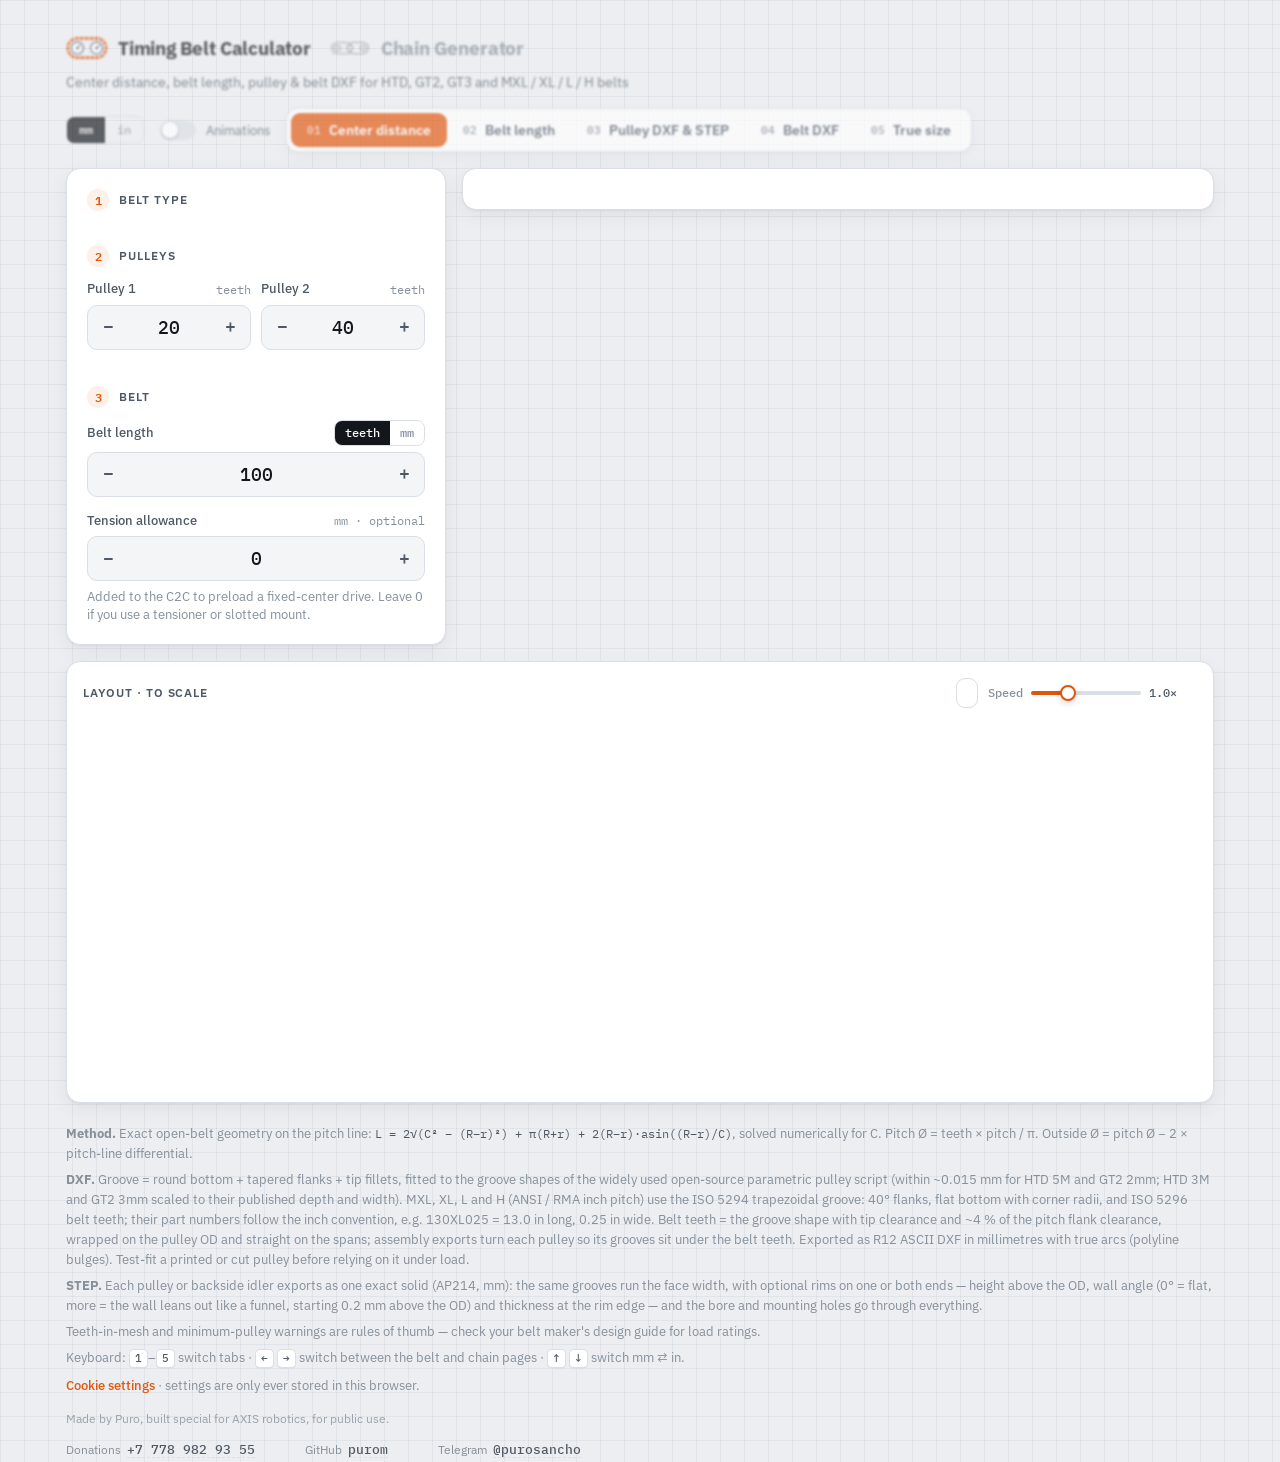
<file: index.html>
<!doctype html>
<html lang="en">
<head>
<meta charset="utf-8">
<meta name="viewport" content="width=device-width, initial-scale=1">
<title>Belt &amp; Chain Calculator</title>
<meta http-equiv="refresh" content="0; url=belt-chain-calculator.html">
<style>body{margin:0;font:15px/1.5 system-ui,sans-serif;background:#111418;color:#c9ced6;display:grid;place-items:center;min-height:100vh}a{color:#fb7a2e}</style>
</head>
<body>
<p>Opening the <a href="belt-chain-calculator.html">Belt &amp; Chain Calculator</a>…</p>
</body>
</html>
</file>
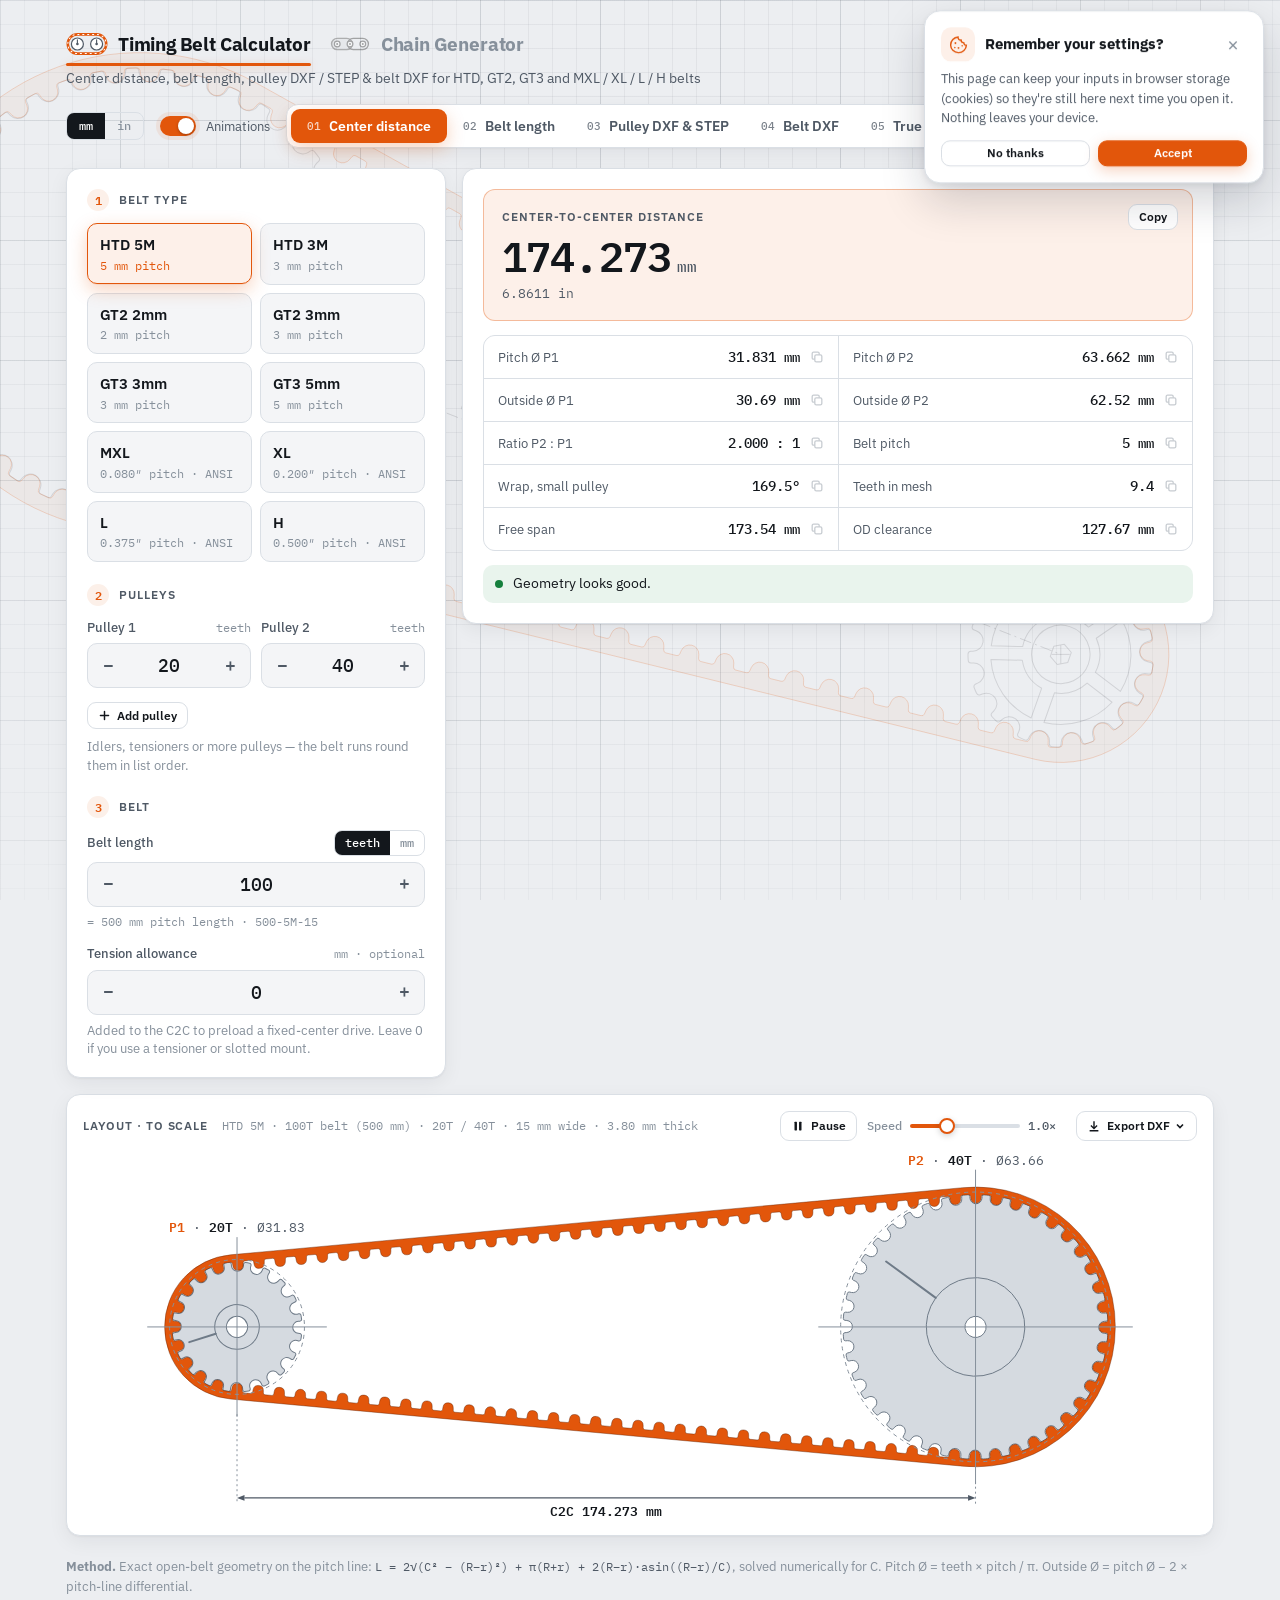
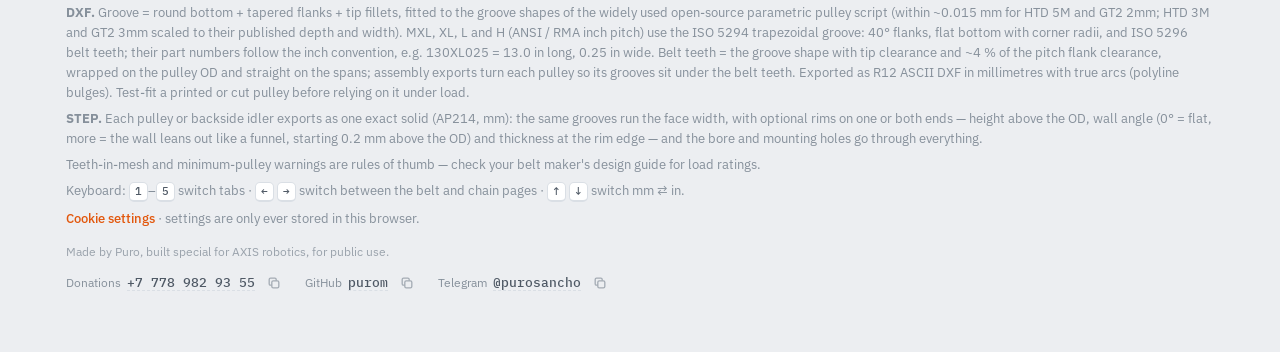
<file: belt-chain-calculator.html>
<!doctype html>
<html lang="en">
<head>
<meta charset="utf-8">
<meta name="viewport" content="width=device-width, initial-scale=1">
<title>Timing Belt Calculator</title>
<link rel="preconnect" href="https://fonts.googleapis.com">
<link rel="preconnect" href="https://fonts.gstatic.com" crossorigin>
<link rel="stylesheet" href="https://fonts.googleapis.com/css2?family=IBM+Plex+Mono:wght@400;500;600&family=IBM+Plex+Sans:wght@400;500;600;700&display=swap">
<link rel="stylesheet" href="static/styles.css?v=9741ce1e">
<link rel="stylesheet" href="static/drive.css?v=de56b3b6">
</head>
<body>
<div class="wrap">

  <header class="top">
    <div class="brand">
      <h1 class="sr" id="page-h1">Timing Belt Calculator</h1>
      <nav class="pages" role="tablist" aria-label="Tools"><span class="page-ind" aria-hidden="true"></span>
        <button type="button" class="page-t" role="tab" data-page="belt" aria-selected="true" aria-controls="page-belt">
          <svg class="logo" viewBox="0 0 52 30" aria-hidden="true">
          <rect class="lb" x="2" y="3" width="48" height="24" rx="12"/>
          <rect class="lt" x="2" y="3" width="48" height="24" rx="12" pathLength="60"/>
          <g class="lw"><circle class="lp" cx="14" cy="15" r="7.5"/><path class="lm" d="M14 15V9.8"/><circle class="lc" cx="14" cy="15" r="1.6"/></g>
          <g class="lw"><circle class="lp" cx="38" cy="15" r="7.5"/><path class="lm" d="M38 15V9.8"/><circle class="lc" cx="38" cy="15" r="1.6"/></g>
          </svg>
          <span class="lg">Timing Belt Calculator</span><span class="sh">Belt calculator</span>
        </button>
        <button type="button" class="page-t" role="tab" data-page="chain" aria-selected="false" aria-controls="page-chain">
          <svg class="logo chain" viewBox="0 0 52 30" aria-hidden="true"><rect class="cp o" x="3" y="8" width="26" height="14" rx="7"/><rect class="cp" x="23" y="8" width="26" height="14" rx="7"/><circle class="cr" cx="10" cy="15" r="3.6"/><circle class="cr" cx="26" cy="15" r="3.6"/><circle class="cr" cx="42" cy="15" r="3.6"/><circle class="ci" cx="10" cy="15" r="1.2"/><circle class="ci" cx="26" cy="15" r="1.2"/><circle class="ci" cx="42" cy="15" r="1.2"/></svg>
          <span class="lg">Chain Generator</span><span class="sh">Chain generator</span>
        </button>
      </nav>
      <p class="page-sub" id="page-sub">Center distance, belt length, pulley &amp; belt DXF for HTD, GT2, GT3 and MXL / XL / L / H belts</p>
    </div>
    <div class="top-r"><span class="api-badge" id="api-badge" data-state="off" hidden><i aria-hidden="true"></i><span>Python</span></span><div class="units sys-u" id="sys-units" role="group" aria-label="Units"><button type="button" data-sys="mm" aria-pressed="true" title="Metric (millimetres)">mm</button><button type="button" data-sys="in" aria-pressed="false" title="US customary (inches)">in</button></div><label class="check motion-t"><input type="checkbox" id="motion-on"><span>Animations</span></label>
    <div class="tabs" id="tabs-belt" role="tablist"><span class="tab-ind" aria-hidden="true"></span>
      <button class="tab" role="tab" data-tab="c2c" aria-selected="true"><span class="k">01</span><span class="lg">Center distance</span><span class="sh">C2C</span></button>
      <button class="tab" role="tab" data-tab="length" aria-selected="false"><span class="k">02</span><span class="lg">Belt length</span><span class="sh">Length</span></button>
      <button class="tab" role="tab" data-tab="dxf" aria-selected="false"><span class="k">03</span><span class="lg">Pulley DXF &amp; STEP</span><span class="sh">Pulley</span></button>
      <button class="tab" role="tab" data-tab="belt" aria-selected="false"><span class="k">04</span><span class="lg">Belt DXF</span><span class="sh">Belt</span></button>
      <button class="tab" role="tab" data-tab="real" aria-selected="false"><span class="k">05</span><span class="lg">True size</span><span class="sh">1:1</span></button>
    </div>
    <div class="tabs" id="tabs-chain" role="tablist" hidden><span class="tab-ind" aria-hidden="true"></span>
      <button class="tab" role="tab" data-tab="k-c2c" aria-selected="true"><span class="k">01</span><span class="lg">Center distance</span><span class="sh">C2C</span></button>
      <button class="tab" role="tab" data-tab="k-len" aria-selected="false"><span class="k">02</span><span class="lg">Chain length</span><span class="sh">Length</span></button>
      <button class="tab" role="tab" data-tab="k-spr" aria-selected="false"><span class="k">03</span><span class="lg">Sprocket DXF</span><span class="sh">Sprocket</span></button>
      <button class="tab" role="tab" data-tab="k-chain" aria-selected="false"><span class="k">04</span><span class="lg">Chain DXF &amp; STEP</span><span class="sh">Chain</span></button>
      <button class="tab" role="tab" data-tab="k-real" aria-selected="false"><span class="k">05</span><span class="lg">True size</span><span class="sh">1:1</span></button>
    </div></div>
  </header>

  <main id="page-belt" class="page" role="tabpanel" aria-label="Timing Belt Calculator">
  <!-- ===================== SECTION 1: C2C ===================== -->
  <section class="panel" data-panel="c2c">
    <div class="layout">
      <div class="card">
        <div class="step"><span class="num">1</span><h2>Belt type</h2></div>
        <div class="seg" id="a-type"></div>

        <div class="step"><span class="num">2</span><h2>Pulleys</h2></div>
        <div class="row2">
          <div class="field">
            <label for="a-n1">Pulley 1 <span class="u">teeth</span></label>
            <div class="stepper"><button type="button" data-step="-1" data-for="a-n1" aria-label="Fewer teeth">−</button><input id="a-n1" type="number" inputmode="numeric" min="4" step="1" value="20" data-snap><button type="button" data-step="1" data-for="a-n1" aria-label="More teeth">+</button></div>
          </div>
          <div class="field">
            <label for="a-n2">Pulley 2 <span class="u">teeth</span></label>
            <div class="stepper"><button type="button" data-step="-1" data-for="a-n2" aria-label="Fewer teeth">−</button><input id="a-n2" type="number" inputmode="numeric" min="4" step="1" value="40" data-snap><button type="button" data-step="1" data-for="a-n2" aria-label="More teeth">+</button></div>
          </div>
        </div>
        <div class="plist" id="a-plist" data-plist="a"></div>

        <div class="step"><span class="num">3</span><h2>Belt</h2></div>
        <div class="field">
          <div class="flabel">
            <label for="a-len">Belt length</label>
            <div class="units" id="a-units" role="group" aria-label="Length unit">
              <button type="button" data-unit="teeth" aria-pressed="true">teeth</button><button type="button" data-unit="mm" aria-pressed="false" data-sys-label>mm</button>
            </div>
          </div>
          <div class="stepper"><button type="button" data-step="-1" data-for="a-len" aria-label="Shorter belt">−</button><input id="a-len" type="number" inputmode="decimal" min="1" step="1" value="100" data-snap><button type="button" data-step="1" data-for="a-len" aria-label="Longer belt">+</button></div>
          <span class="hint" id="a-len-hint"></span>
        </div>
        <div class="field">
          <label for="a-allow">Tension allowance <span class="u">mm · optional</span></label>
          <div class="stepper"><button type="button" data-step="-1" data-for="a-allow" aria-label="Decrease">−</button><input id="a-allow" type="number" inputmode="decimal" min="-10" step="0.05" value="0"><button type="button" data-step="1" data-for="a-allow" aria-label="Increase">+</button></div>
          <span class="hint sans">Added to the C2C to preload a fixed-center drive. Leave 0 if you use a tensioner or slotted mount.</span>
        </div>
      </div>

      <div class="card results" id="a-results" aria-live="polite"></div>
    </div>

    <div class="card viz">
      <div class="viz-head">
        <div class="viz-title"><h3>Layout · to scale</h3><span class="meta" id="a-viz-meta"></span></div>
        <div class="viz-ctrl">
          <button type="button" class="btn sm icon" data-anim-toggle></button>
          <label class="spd"><span>Speed</span><input type="range" min="0.1" max="3" step="0.05" value="1" data-anim-speed aria-label="Animation speed"><output data-anim-out>1.0×</output></label>
          <div class="menu" data-menu-for="a-svg"></div>
        </div>
      </div>
      <svg id="a-svg" role="img" aria-label="Pulley and belt layout preview"></svg>
    </div>
  </section>

  <!-- ===================== SECTION 2: BELT LENGTH ===================== -->
  <section class="panel" data-panel="length" hidden>
    <div class="layout">
      <div class="card">
        <div class="step"><span class="num">1</span><h2>Belt type</h2></div>
        <div class="seg" id="b-type"></div>

        <div class="step"><span class="num">2</span><h2>Pulleys</h2></div>
        <div class="row2">
          <div class="field">
            <label for="b-n1">Pulley 1 <span class="u">teeth</span></label>
            <div class="stepper"><button type="button" data-step="-1" data-for="b-n1" aria-label="Fewer teeth">−</button><input id="b-n1" type="number" inputmode="numeric" min="4" step="1" value="20" data-snap><button type="button" data-step="1" data-for="b-n1" aria-label="More teeth">+</button></div>
          </div>
          <div class="field">
            <label for="b-n2">Pulley 2 <span class="u">teeth</span></label>
            <div class="stepper"><button type="button" data-step="-1" data-for="b-n2" aria-label="Fewer teeth">−</button><input id="b-n2" type="number" inputmode="numeric" min="4" step="1" value="40" data-snap><button type="button" data-step="1" data-for="b-n2" aria-label="More teeth">+</button></div>
          </div>
        </div>
        <div class="plist" id="b-plist" data-plist="b"></div>

        <div class="step"><span class="num">3</span><h2>Center distance</h2></div>
        <div class="field">
          <label for="b-c">Target C2C <span class="u">mm</span></label>
          <div class="stepper"><button type="button" data-step="-1" data-for="b-c" aria-label="Decrease">−</button><input id="b-c" type="number" inputmode="decimal" min="1" step="1" value="150"><button type="button" data-step="1" data-for="b-c" aria-label="Increase">+</button></div>
          <span class="hint" id="b-c-hint"></span>
        </div>

        <div class="step"><span class="num">4</span><h2>Stock sizes <span class="u" style="text-transform:none;letter-spacing:0">· optional</span></h2></div>
        <details class="stock">
          <summary><span>Stock lengths for <b id="b-stock-label">HTD 5M</b> (mm)</span></summary>
          <div class="stock-body">
            <textarea id="b-stock" spellcheck="false" aria-label="Stock belt lengths in millimetres"></textarea>
            <div class="stock-foot"><span class="hint" id="b-stock-count"></span><button type="button" class="linkbtn" id="b-stock-reset">Restore defaults</button></div>
            <span class="hint sans">Typical catalog sizes — edit to match what your supplier actually stocks.</span>
          </div>
        </details>
      </div>

      <div class="card results" id="b-results" aria-live="polite"></div>
    </div>

    <div class="card viz">
      <div class="viz-head">
        <div class="viz-title"><h3>Layout · to scale</h3><span class="meta" id="b-viz-meta"></span></div>
        <div class="viz-ctrl">
          <button type="button" class="btn sm icon" data-anim-toggle></button>
          <label class="spd"><span>Speed</span><input type="range" min="0.1" max="3" step="0.05" value="1" data-anim-speed aria-label="Animation speed"><output data-anim-out>1.0×</output></label>
          <div class="menu" data-menu-for="b-svg"></div>
        </div>
      </div>
      <svg id="b-svg" role="img" aria-label="Pulley and belt layout preview"></svg>
    </div>
  </section>

  <!-- ===================== SECTION 3: PULLEY DXF ===================== -->
  <section class="panel" data-panel="dxf" hidden>
    <div class="layout">
      <div class="card">
        <div class="step"><span class="num">1</span><h2>Belt type</h2></div>
        <div class="seg" id="d-type"></div>

        <div class="step"><span class="num">2</span><h2>Pulley</h2></div>
        <div class="plist" id="d-plist" data-plist="d"></div>
        <label class="check"><input type="checkbox" id="d-link" checked><span>Follow the layout <em id="d-link-note">· teeth &amp; belt sync with the calculator</em></span></label>
        <div class="field">
          <label for="d-n">Teeth <span class="u">6 – 400</span></label>
          <div class="stepper"><button type="button" data-step="-1" data-for="d-n" aria-label="Fewer teeth">−</button><input id="d-n" type="number" inputmode="numeric" min="6" step="1" value="20" data-snap><button type="button" data-step="1" data-for="d-n" aria-label="More teeth">+</button></div>
          <div class="chips" id="d-chips"></div>
        </div>

        <div class="step"><span class="num">3</span><h2>Bore</h2></div>
        <div class="seg seg-sm" id="d-bore-preset"></div>
        <div id="d-bore-cfg" class="cfg">
          <div class="units wide" id="d-bore-type" role="group" aria-label="Bore shape">
            <button type="button" data-bore="round" aria-pressed="true">round</button><button type="button" data-bore="hex" aria-pressed="false">hex</button><button type="button" data-bore="square" aria-pressed="false">square</button><button type="button" data-bore="rex" aria-pressed="false">goBILDA REX</button><button type="button" data-bore="d" aria-pressed="false">D-shaft</button><button type="button" data-bore="dd" aria-pressed="false">double-D</button>
          </div>
          <div class="row2">
            <div class="field" id="d-bore-wrap">
              <label for="d-bore">Size <span class="u" id="d-bore-u">Ø mm</span></label>
              <div class="stepper"><button type="button" data-step="-1" data-for="d-bore" aria-label="Smaller bore">−</button><input id="d-bore" type="number" inputmode="decimal" value="5" min="0.5" step="0.1"><button type="button" data-step="1" data-for="d-bore" aria-label="Larger bore">+</button></div>
            </div>
            <div class="field">
              <label for="d-clear">Clearance <span class="u">mm / side</span></label>
              <div class="stepper"><button type="button" data-step="-1" data-for="d-clear" aria-label="Tighter">−</button><input id="d-clear" type="number" inputmode="decimal" value="0" min="-0.5" step="0.05"><button type="button" data-step="1" data-for="d-clear" aria-label="Looser">+</button></div>
            </div>
          </div>
          <div class="field" id="d-flat-wrap" hidden>
            <label for="d-flat">Across the flat <span class="u" id="d-flat-u">mm</span></label>
            <div class="stepper"><button type="button" data-step="-1" data-for="d-flat" aria-label="Smaller flat">−</button><input id="d-flat" type="number" inputmode="decimal" value="5.5" min="0.5" step="0.1"><button type="button" data-step="1" data-for="d-flat" aria-label="Larger flat">+</button></div>
          </div>
          <span class="hint sans" id="d-bore-hint"></span>
        </div>

        <div class="step"><span class="num">4</span><h2>Mounting holes</h2></div>
        <div class="seg seg-sm" id="d-hole-preset"></div>
        <div id="d-hole-cfg" class="cfg" hidden>
          <div class="row2">
            <div class="field"><label for="d-hn">Holes <span class="u">count</span></label><div class="stepper"><button type="button" data-step="-1" data-for="d-hn" aria-label="Fewer holes">−</button><input id="d-hn" type="number" inputmode="decimal" value="4" min="1" max="24" step="1" data-snap><button type="button" data-step="1" data-for="d-hn" aria-label="More holes">+</button></div></div>
            <div class="field"><label for="d-hd">Hole <span class="u">Ø mm</span></label><div class="stepper"><button type="button" data-step="-1" data-for="d-hd" aria-label="Smaller holes">−</button><input id="d-hd" type="number" inputmode="decimal" value="4.3" min="0.5" step="0.1"><button type="button" data-step="1" data-for="d-hd" aria-label="Larger holes">+</button></div></div>
          </div>
          <div class="row2">
            <div class="field"><label for="d-hp">Bolt circle <span class="u">Ø mm</span></label><div class="stepper"><button type="button" data-step="-1" data-for="d-hp" aria-label="Smaller circle">−</button><input id="d-hp" type="number" inputmode="decimal" value="22.63" min="0" step="0.5"><button type="button" data-step="1" data-for="d-hp" aria-label="Larger circle">+</button></div></div>
            <div class="field"><label for="d-hr">Rotation <span class="u">deg</span></label><div class="stepper"><button type="button" data-step="-1" data-for="d-hr" aria-label="Rotate back">−</button><input id="d-hr" type="number" inputmode="decimal" value="45" step="15"><button type="button" data-step="1" data-for="d-hr" aria-label="Rotate">+</button></div></div>
          </div>
          <span class="hint sans" id="d-hole-hint"></span>
        </div>

        <div class="step"><span class="num">5</span><h2>Width &amp; rims <span class="u" style="text-transform:none;letter-spacing:0">· 3D model (STEP)</span></h2></div>
        <div class="field">
          <label for="d-fw">Face width <span class="u">mm · teeth along the axis</span></label>
          <div class="stepper"><button type="button" data-step="-1" data-for="d-fw" aria-label="Narrower">−</button><input id="d-fw" type="number" inputmode="decimal" min="1" max="300" step="0.5" value="16"><button type="button" data-step="1" data-for="d-fw" aria-label="Wider">+</button></div>
          <div class="chips" id="d-fwchips"></div>
        </div>
        <div class="seg seg-sm" id="d-rims"></div>
        <div id="d-rim-cfg" class="cfg" hidden>
          <div class="row2">
            <div class="field">
              <label for="d-flh">Height <span class="u">mm above OD</span></label>
              <div class="stepper"><button type="button" data-step="-1" data-for="d-flh" aria-label="Lower rim">−</button><input id="d-flh" type="number" inputmode="decimal" min="0.2" max="60" step="0.5" value="4"><button type="button" data-step="1" data-for="d-flh" aria-label="Higher rim">+</button></div>
            </div>
            <div class="field">
              <label for="d-fla">Angle <span class="u">° · 0 = flat wall</span></label>
              <div class="stepper"><button type="button" data-step="-1" data-for="d-fla" aria-label="Smaller angle">−</button><input id="d-fla" type="number" inputmode="decimal" min="0" max="60" step="5" value="45"><button type="button" data-step="1" data-for="d-fla" aria-label="Larger angle">+</button></div>
            </div>
          </div>
          <div class="field">
            <label for="d-flt">Thickness <span class="u">mm · at the rim edge</span></label>
            <div class="stepper"><button type="button" data-step="-1" data-for="d-flt" aria-label="Thinner rim">−</button><input id="d-flt" type="number" inputmode="decimal" min="0.2" max="30" step="0.1" value="1.5"><button type="button" data-step="1" data-for="d-flt" aria-label="Thicker rim">+</button></div>
          </div>
          <label class="check"><input type="checkbox" id="d-flange" checked><span>Rim as a flat disc in the DXF <em>· separate part, same bore</em></span></label>
          <span class="hint sans" id="d-rim-hint">The wall leans out from the teeth by the angle, then the rim edge runs straight for the thickness. The DXF disc is flat: cut one per rim.</span>
        </div>

        <div class="step"><span class="num">6</span><h2>Output</h2></div>
        <div class="field">
          <label for="d-fit">Groove fit offset <span class="u">mm</span></label>
          <div class="stepper"><button type="button" data-step="-1" data-for="d-fit" aria-label="Tighter">−</button><input id="d-fit" type="number" inputmode="decimal" min="-0.3" step="0.05" value="0"><button type="button" data-step="1" data-for="d-fit" aria-label="Looser">+</button></div>
          <span class="hint sans">Positive = looser grooves (e.g. +0.1 for FDM printing). Handle laser / router kerf in your CAM.</span>
        </div>
        <label class="check"><input type="checkbox" id="d-pitch"><span>Include pitch circle <em>· PITCH layer, construction only</em></span></label>
      </div>

      <div class="card results" id="d-results" aria-live="polite"></div>
    </div>

    <div class="card viz">
      <div class="viz-head">
        <div class="viz-title"><h3>DXF &amp; STEP preview</h3><span class="meta" id="d-viz-meta"></span></div>
        <div class="viz-ctrl">
          <button type="button" class="btn sm icon" data-anim-toggle></button>
          <label class="spd"><span>Speed</span><input type="range" min="0.1" max="3" step="0.05" value="1" data-anim-speed aria-label="Animation speed"><output data-anim-out>1.0×</output></label>
        </div>
      </div>
      <div class="dxf-views">
        <figure><figcaption>PART</figcaption><svg id="d-svg-full" role="img" aria-label="Pulley outline preview"></svg></figure>
        <figure><figcaption>GROOVE DETAIL</figcaption><svg id="d-svg-zoom" role="img" aria-label="Groove detail preview"></svg></figure>
        <figure><figcaption>3D · STEP MODEL</figcaption><svg id="d-3d" class="p3d" role="img" aria-label="3D preview of the pulley STEP model"></svg></figure>
        <figure><figcaption>RIM SECTION</figcaption><svg id="d-sec" role="img" aria-label="Half section through the pulley and its rims, with dimensions"></svg></figure>
      </div>
    </div>
  </section>

  <!-- ===================== SECTION 4: BELT DXF ===================== -->
  <section class="panel" data-panel="belt" hidden>
    <div class="layout">
      <div class="card">
        <label class="check"><input type="checkbox" id="t-link" checked><span>Follow the layout <em id="t-link-note">· belt type &amp; teeth sync with the Center distance tab</em></span></label>
        <div class="step"><span class="num">1</span><h2>Belt type</h2></div>
        <div class="seg" id="t-type"></div>

        <div class="step"><span class="num">2</span><h2>Length</h2></div>
        <div class="field">
          <label for="t-n">Belt <span class="u">teeth</span></label>
          <div class="stepper"><button type="button" data-step="-1" data-for="t-n" aria-label="Fewer teeth">−</button><input id="t-n" type="number" inputmode="decimal" value="100" min="10" max="2000" step="1" data-snap><button type="button" data-step="1" data-for="t-n" aria-label="More teeth">+</button></div>
          <span class="hint" id="t-n-hint"></span>
          <div class="chips" id="t-chips"></div>
        </div>

        <div class="step"><span class="num">3</span><h2>Width &amp; thickness</h2></div>
        <div class="field">
          <div class="flabel"><label for="t-w">Belt width</label><output class="wout" id="t-w-out">15 mm</output></div>
          <input type="range" class="rng" id="t-w" min="3" max="51" step="1" value="15" aria-label="Belt width">
          <div class="chips" id="t-wchips"></div>
        </div>
        <div class="field" id="t-h-field">
          <div class="flabel"><span class="lbl"><label for="t-h-num">Belt thickness</label><span class="tag-bad" id="t-h-tag" hidden>Not standard</span></span><span class="wnum"><input type="number" id="t-h-num" inputmode="decimal" step="0.05" min="1" max="10" value="3.80" aria-describedby="t-h-hint">mm</span></div>
          <input type="range" class="rng" id="t-h" min="1" max="10" step="0.05" value="3.8" aria-label="Belt thickness in millimetres">
          <div class="chips" id="t-hchips"></div>
          <span class="hint" id="t-h-hint"></span>
        </div>

        <div class="step"><span class="num">4</span><h2>Views in the DXF</h2></div>
        <label class="check"><input type="checkbox" id="t-loop" checked><span>Belt loop at C2C <em id="t-loop-note"></em></span></label>
        <label class="check"><input type="checkbox" id="t-prof" checked><span>Unrolled tooth profile <em>· side view, cut open</em></span></label>
        <label class="check"><input type="checkbox" id="t-top" checked><span>Top view <em>· length × width, tooth lines</em></span></label>
        <label class="check"><input type="checkbox" id="t-pitch"><span>Pitch line <em>· dashed, PITCH layer</em></span></label>
        <label class="check"><input type="checkbox" id="t-segon"><span>Only a short piece <em>· e.g. for belt clamps</em></span></label>
        <div class="field" id="t-seg-wrap" hidden>
          <label for="t-seg">Piece length <span class="u">teeth</span></label>
          <div class="stepper"><button type="button" data-step="-1" data-for="t-seg" aria-label="Fewer teeth">−</button><input id="t-seg" type="number" inputmode="decimal" value="10" min="1" step="1" data-snap><button type="button" data-step="1" data-for="t-seg" aria-label="More teeth">+</button></div>
        </div>
      </div>

      <div class="card results" id="t-results" aria-live="polite"></div>
    </div>

    <div class="card viz">
      <div class="viz-head">
        <div class="viz-title"><h3>Belt DXF preview</h3><span class="meta" id="t-viz-meta"></span></div>
        <span class="legend" id="t-legend" hidden><span><i class="lg-std"></i>Standard thickness</span><span><i class="lg-over"></i>Above standard</span></span>
      </div>
      <svg id="t-svg" class="bsvg" role="img" aria-label="Belt DXF preview"></svg>
    </div>
  </section>

  <!-- ===================== SECTION 5: TRUE SIZE ===================== -->
  <section class="panel" data-panel="real" hidden>
    <div class="layout ts-layout">
      <div class="card">
        <div class="step"><span class="num">1</span><h2>Your monitor</h2></div>
        <div class="row2">
          <div class="field">
            <label for="r-w">Resolution <span class="u">width px</span></label>
            <input id="r-w" class="inp" type="number" inputmode="numeric" min="320" step="1">
          </div>
          <div class="field">
            <label for="r-h">&nbsp;<span class="u">height px</span></label>
            <input id="r-h" class="inp" type="number" inputmode="numeric" min="240" step="1">
          </div>
        </div>
        <div class="chips" id="r-det"></div>
        <div class="field">
          <label for="r-diag">Screen diagonal <span class="u">inches</span></label>
          <div class="stepper"><button type="button" data-step="-1" data-for="r-diag" aria-label="Smaller">−</button><input id="r-diag" type="number" inputmode="decimal" value="24" min="5" max="100" step="0.1"><button type="button" data-step="1" data-for="r-diag" aria-label="Larger">+</button></div>
          <div class="chips" id="r-dchips"></div>
        </div>

        <div class="step"><span class="num">2</span><h2>Show</h2></div>
        <label class="check"><input type="checkbox" id="r-pitch" checked><span>Pitch circles &amp; centre lines</span></label>
        <label class="check"><input type="checkbox" id="r-ruler" checked><span>Ruler under the drawing</span></label>
      </div>

      <div class="card results" id="r-results" aria-live="polite"></div>

      <div class="card r-scale">
        <div class="step"><span class="num">3</span><h2>Check the scale</h2></div>
        <div class="r-scale-in">
          <div class="ref-pick" id="r-refs" role="group" aria-label="Reference object"></div>
          <p class="hint sans r-cardp" id="r-ref-hint"></p>
          <div class="r-cardbox"><svg id="r-card" class="r-card" role="img" aria-label="Reference outline at true size"></svg></div>
        </div>
      </div>
    </div>

    <div class="card viz">
      <div class="viz-head">
        <div class="viz-title"><h3>Assembly · true size</h3><span class="meta" id="r-viz-meta"></span></div>
      </div>
      <div class="r-scroll" id="r-scroll"><svg id="r-svg" class="r-svg" role="img" aria-label="Pulleys and belt at true size"></svg></div>
    </div>
  </section>
  </main>

  <main id="page-chain" class="page" role="tabpanel" aria-label="Chain Generator" hidden>
  <!-- ===================== CHAIN 1: CENTER DISTANCE ===================== -->
  <section class="panel" data-panel="k-c2c">
    <div class="layout">
      <div class="card">
        <div class="step"><span class="num">1</span><h2>Chain</h2></div>
        <div class="ktypes" id="ka-type"></div>

        <div class="step"><span class="num">2</span><h2>Sprockets</h2></div>
        <div class="row2">
          <div class="field">
            <label for="ka-z1">Sprocket 1 <span class="u">teeth</span></label>
            <div class="stepper"><button type="button" data-step="-1" data-for="ka-z1" aria-label="Fewer teeth">−</button><input id="ka-z1" data-kz="z1" type="number" inputmode="numeric" min="6" max="250" step="1" value="15" data-snap><button type="button" data-step="1" data-for="ka-z1" aria-label="More teeth">+</button></div>
          </div>
          <div class="field">
            <label for="ka-z2">Sprocket 2 <span class="u">teeth</span></label>
            <div class="stepper"><button type="button" data-step="-1" data-for="ka-z2" aria-label="Fewer teeth">−</button><input id="ka-z2" data-kz="z2" type="number" inputmode="numeric" min="6" max="250" step="1" value="30" data-snap><button type="button" data-step="1" data-for="ka-z2" aria-label="More teeth">+</button></div>
          </div>
        </div>

        <div class="step"><span class="num">3</span><h2>Chain length</h2></div>
        <div class="field">
          <div class="flabel">
            <label for="ka-len">Chain</label>
            <div class="units" id="ka-units" role="group" aria-label="Length unit">
              <button type="button" data-kunit="links" aria-pressed="true">links</button><button type="button" data-kunit="mm" aria-pressed="false" data-sys-label>mm</button>
            </div>
          </div>
          <div class="stepper"><button type="button" data-step="-1" data-for="ka-len" aria-label="Shorter chain">−</button><input id="ka-len" type="number" inputmode="decimal" min="1" step="1" value="80" data-snap><button type="button" data-step="1" data-for="ka-len" aria-label="Longer chain">+</button></div>
          <span class="hint" id="ka-len-hint"></span>
        </div>
        <div class="field">
          <label for="ka-allow">Tension allowance <span class="u">mm · optional</span></label>
          <div class="stepper"><button type="button" data-step="-1" data-for="ka-allow" aria-label="Decrease">−</button><input id="ka-allow" type="number" inputmode="decimal" min="-10" step="0.05" value="0"><button type="button" data-step="1" data-for="ka-allow" aria-label="Increase">+</button></div>
          <span class="hint sans">Added to the C2C — chains are usually run with a little slack, or with a tensioner / slotted mount.</span>
        </div>
      </div>

      <div class="card results" id="ka-results" aria-live="polite"></div>
    </div>

    <div class="card viz">
      <div class="viz-head">
        <div class="viz-title"><h3>Layout · to scale</h3><span class="meta" id="ka-viz-meta"></span></div>
        <div class="viz-ctrl">
          <button type="button" class="btn sm icon" data-anim-toggle></button>
          <label class="spd"><span>Speed</span><input type="range" min="0.1" max="3" step="0.05" value="1" data-anim-speed aria-label="Animation speed"><output data-anim-out>1.0×</output></label>
          <div class="menu" data-kmenu-for="ka-svg"></div>
        </div>
      </div>
      <svg id="ka-svg" class="ksvg" role="img" aria-label="Sprocket and chain layout preview"></svg>
    </div>
  </section>

  <!-- ===================== CHAIN 2: CHAIN LENGTH ===================== -->
  <section class="panel" data-panel="k-len" hidden>
    <div class="layout">
      <div class="card">
        <div class="step"><span class="num">1</span><h2>Chain</h2></div>
        <div class="ktypes" id="kb-type"></div>

        <div class="step"><span class="num">2</span><h2>Sprockets</h2></div>
        <div class="row2">
          <div class="field">
            <label for="kb-z1">Sprocket 1 <span class="u">teeth</span></label>
            <div class="stepper"><button type="button" data-step="-1" data-for="kb-z1" aria-label="Fewer teeth">−</button><input id="kb-z1" data-kz="z1" type="number" inputmode="numeric" min="6" max="250" step="1" value="15" data-snap><button type="button" data-step="1" data-for="kb-z1" aria-label="More teeth">+</button></div>
          </div>
          <div class="field">
            <label for="kb-z2">Sprocket 2 <span class="u">teeth</span></label>
            <div class="stepper"><button type="button" data-step="-1" data-for="kb-z2" aria-label="Fewer teeth">−</button><input id="kb-z2" data-kz="z2" type="number" inputmode="numeric" min="6" max="250" step="1" value="30" data-snap><button type="button" data-step="1" data-for="kb-z2" aria-label="More teeth">+</button></div>
          </div>
        </div>

        <div class="step"><span class="num">3</span><h2>Center distance</h2></div>
        <div class="field">
          <label for="kb-c">Target C2C <span class="u">mm</span></label>
          <div class="stepper"><button type="button" data-step="-1" data-for="kb-c" aria-label="Decrease">−</button><input id="kb-c" type="number" inputmode="decimal" min="1" step="1" value="200"><button type="button" data-step="1" data-for="kb-c" aria-label="Increase">+</button></div>
          <span class="hint" id="kb-c-hint"></span>
        </div>
        <span class="hint sans">Chains are cut to any whole number of links. Even counts join with a standard master link; odd counts need an offset (half) link.</span>
      </div>

      <div class="card results" id="kb-results" aria-live="polite"></div>
    </div>

    <div class="card viz">
      <div class="viz-head">
        <div class="viz-title"><h3>Layout · to scale</h3><span class="meta" id="kb-viz-meta"></span></div>
        <div class="viz-ctrl">
          <button type="button" class="btn sm icon" data-anim-toggle></button>
          <label class="spd"><span>Speed</span><input type="range" min="0.1" max="3" step="0.05" value="1" data-anim-speed aria-label="Animation speed"><output data-anim-out>1.0×</output></label>
          <div class="menu" data-kmenu-for="kb-svg"></div>
        </div>
      </div>
      <svg id="kb-svg" class="ksvg" role="img" aria-label="Sprocket and chain layout preview"></svg>
    </div>
  </section>

  <!-- ===================== CHAIN 3: SPROCKET DXF ===================== -->
  <section class="panel" data-panel="k-spr" hidden>
    <div class="layout">
      <div class="card">
        <div class="step"><span class="num">1</span><h2>Chain</h2></div>
        <div class="ktypes" id="ks-type"></div>

        <div class="step"><span class="num">2</span><h2>Sprocket</h2></div>
        <div class="units wide two" id="ks-which" role="group" aria-label="Which sprocket">
          <button type="button" data-kwhich="0" aria-pressed="true">S1 · left</button><button type="button" data-kwhich="1" aria-pressed="false">S2 · right</button>
        </div>
        <label class="check"><input type="checkbox" id="ks-link" checked><span>Follow the layout <em>· teeth &amp; chain sync with the Center distance tab</em></span></label>
        <div class="field">
          <label for="ks-z">Teeth <span class="u">6 – 250</span></label>
          <div class="stepper"><button type="button" data-step="-1" data-for="ks-z" aria-label="Fewer teeth">−</button><input id="ks-z" data-ks="z" type="number" inputmode="numeric" min="6" max="250" step="1" value="15" data-snap><button type="button" data-step="1" data-for="ks-z" aria-label="More teeth">+</button></div>
        </div>

        <div class="step"><span class="num">3</span><h2>Bore</h2></div>
        <div class="seg seg-sm" id="ks-bore-preset"></div>
        <div id="ks-bore-cfg" class="cfg">
          <div class="units wide kbore6" id="ks-bore-type" role="group" aria-label="Bore shape">
            <button type="button" data-kbore="round" aria-pressed="true">round</button><button type="button" data-kbore="hex" aria-pressed="false">hex</button><button type="button" data-kbore="square" aria-pressed="false">square</button><button type="button" data-kbore="rex" aria-pressed="false">goBILDA REX</button><button type="button" data-kbore="d" aria-pressed="false">D-shaft</button><button type="button" data-kbore="dd" aria-pressed="false">double-D</button>
          </div>
          <div class="row2">
            <div class="field">
              <label for="ks-bore">Size <span class="u" id="ks-bore-u">Ø mm</span></label>
              <div class="stepper"><button type="button" data-step="-1" data-for="ks-bore" aria-label="Smaller bore">−</button><input id="ks-bore" data-ks="size" type="number" inputmode="decimal" value="5" min="0.5" step="0.1"><button type="button" data-step="1" data-for="ks-bore" aria-label="Larger bore">+</button></div>
            </div>
            <div class="field">
              <label for="ks-clear">Clearance <span class="u">mm / side</span></label>
              <div class="stepper"><button type="button" data-step="-1" data-for="ks-clear" aria-label="Tighter">−</button><input id="ks-clear" data-ks="clear" type="number" inputmode="decimal" value="0" min="-0.5" step="0.05"><button type="button" data-step="1" data-for="ks-clear" aria-label="Looser">+</button></div>
            </div>
          </div>
          <div class="field" id="ks-flat-wrap" hidden>
            <label for="ks-flat">Across the flat <span class="u" id="ks-flat-u">mm</span></label>
            <div class="stepper"><button type="button" data-step="-1" data-for="ks-flat" aria-label="Smaller flat">−</button><input id="ks-flat" data-ks="flat" type="number" inputmode="decimal" value="5.5" min="0.5" step="0.1"><button type="button" data-step="1" data-for="ks-flat" aria-label="Larger flat">+</button></div>
          </div>
          <span class="hint sans" id="ks-bore-hint"></span>
        </div>

        <div class="step"><span class="num">4</span><h2>Mounting holes</h2></div>
        <div class="seg seg-sm" id="ks-hole-preset"></div>
        <div id="ks-hole-cfg" class="cfg" hidden>
          <div class="row2">
            <div class="field"><label for="ks-hn">Holes <span class="u">count</span></label><div class="stepper"><button type="button" data-step="-1" data-for="ks-hn" aria-label="Fewer holes">−</button><input id="ks-hn" data-ks="hn" type="number" inputmode="decimal" value="4" min="1" max="24" step="1" data-snap><button type="button" data-step="1" data-for="ks-hn" aria-label="More holes">+</button></div></div>
            <div class="field"><label for="ks-hd">Hole <span class="u">Ø mm</span></label><div class="stepper"><button type="button" data-step="-1" data-for="ks-hd" aria-label="Smaller holes">−</button><input id="ks-hd" data-ks="hd" type="number" inputmode="decimal" value="4.3" min="0.5" step="0.1"><button type="button" data-step="1" data-for="ks-hd" aria-label="Larger holes">+</button></div></div>
          </div>
          <div class="row2">
            <div class="field"><label for="ks-hp">Bolt circle <span class="u">Ø mm</span></label><div class="stepper"><button type="button" data-step="-1" data-for="ks-hp" aria-label="Smaller circle">−</button><input id="ks-hp" data-ks="hp" type="number" inputmode="decimal" value="22.627" min="0" step="0.5"><button type="button" data-step="1" data-for="ks-hp" aria-label="Larger circle">+</button></div></div>
            <div class="field"><label for="ks-hr">Rotation <span class="u">deg</span></label><div class="stepper"><button type="button" data-step="-1" data-for="ks-hr" aria-label="Rotate back">−</button><input id="ks-hr" data-ks="hr" type="number" inputmode="decimal" value="45" step="15"><button type="button" data-step="1" data-for="ks-hr" aria-label="Rotate">+</button></div></div>
          </div>
          <span class="hint sans" id="ks-hole-hint"></span>
        </div>

        <div class="step"><span class="num">5</span><h2>Output</h2></div>
        <div class="field">
          <label for="ks-fit">Seat fit offset <span class="u">mm</span></label>
          <div class="stepper"><button type="button" data-step="-1" data-for="ks-fit" aria-label="Tighter">−</button><input id="ks-fit" data-ks="fit" type="number" inputmode="decimal" min="-0.3" step="0.05" value="0"><button type="button" data-step="1" data-for="ks-fit" aria-label="Looser">+</button></div>
          <span class="hint sans">Positive = looser tooth gaps (e.g. +0.1 for FDM printing). Handle laser / router kerf in your CAM.</span>
        </div>
        <label class="check"><input type="checkbox" id="ks-pitch" data-ks="pitch"><span>Include pitch circle <em>· PITCH layer, construction only</em></span></label>
      </div>

      <div class="card results" id="ks-results" aria-live="polite"></div>
    </div>

    <div class="card viz">
      <div class="viz-head">
        <div class="viz-title"><h3>DXF preview</h3><span class="meta" id="ks-viz-meta"></span></div>
      </div>
      <div class="dxf-views">
        <figure><figcaption>PART</figcaption><svg id="ks-svg-full" role="img" aria-label="Sprocket outline preview"></svg></figure>
        <figure><figcaption>TOOTH DETAIL · ROLLERS SEATED</figcaption><svg id="ks-svg-zoom" role="img" aria-label="Tooth detail preview"></svg></figure>
      </div>
    </div>
  </section>

  <!-- ===================== CHAIN 4: CHAIN DXF & STEP ===================== -->
  <section class="panel" data-panel="k-chain" hidden>
    <div class="layout">
      <div class="card">
        <div class="step"><span class="num">1</span><h2>Chain</h2></div>
        <div class="ktypes" id="kc-type"></div>

        <div class="step"><span class="num">2</span><h2>Length</h2></div>
        <label class="check"><input type="checkbox" id="kc-link" checked><span>Follow the layout <em id="kc-link-note">· links sync with the Center distance tab</em></span></label>
        <div class="field">
          <label for="kc-n">Chain <span class="u">links</span></label>
          <div class="stepper"><button type="button" data-step="-1" data-for="kc-n" aria-label="One link less">−</button><input id="kc-n" type="number" inputmode="numeric" value="80" min="2" max="600" step="1" data-snap><button type="button" data-step="1" data-for="kc-n" aria-label="One link more">+</button></div>
          <span class="hint" id="kc-n-hint"></span>
        </div>

        <div class="step"><span class="num">3</span><h2>Strands</h2></div>
        <div class="units wide kstr" id="kc-strands" role="group" aria-label="Strands">
          <button type="button" data-kstr="1" aria-pressed="true">Simplex</button><button type="button" data-kstr="2" aria-pressed="false">Duplex</button><button type="button" data-kstr="3" aria-pressed="false">Triplex</button><button type="button" data-kstr="4" aria-pressed="false">Quadruplex</button>
        </div>
        <span class="hint sans" id="kc-str-hint"></span>

        <div class="step"><span class="num">4</span><h2>Views in the DXF</h2></div>
        <label class="check"><input type="checkbox" id="kc-loop" checked><span>Chain loop at C2C <em id="kc-loop-note"></em></span></label>
        <label class="check"><input type="checkbox" id="kc-side" checked><span>Side view <em>· straight, plates &amp; pins</em></span></label>
        <label class="check"><input type="checkbox" id="kc-top" checked><span>Top view <em>· plates, rollers, pins, strands</em></span></label>
        <label class="check"><input type="checkbox" id="kc-plates"><span>Plate shapes <em>· inner &amp; outer plate with holes, to cut</em></span></label>
        <label class="check"><input type="checkbox" id="kc-pitch"><span>Pitch line <em>· dashed, PITCH layer</em></span></label>
        <label class="check"><input type="checkbox" id="kc-segon"><span>Only a short piece <em>· side / top view and straight STEP</em></span></label>
        <div class="field" id="kc-seg-wrap" hidden>
          <label for="kc-seg">Piece length <span class="u">links</span></label>
          <div class="stepper"><button type="button" data-step="-1" data-for="kc-seg" aria-label="Fewer links">−</button><input id="kc-seg" type="number" inputmode="numeric" value="10" min="1" max="600" step="1" data-snap><button type="button" data-step="1" data-for="kc-seg" aria-label="More links">+</button></div>
        </div>

        <div class="step"><span class="num">5</span><h2>3D model (STEP)</h2></div>
        <div class="seg seg-sm" id="kc-model"></div>
      </div>

      <div class="card results" id="kc-results" aria-live="polite"></div>
    </div>

    <div class="card viz">
      <div class="viz-head">
        <div class="viz-title"><h3>Chain preview</h3><span class="meta" id="kc-viz-meta"></span></div>
      </div>
      <div class="kc-views">
        <figure><figcaption>3D · STEP MODEL</figcaption><svg id="kc-3d" role="img" aria-label="3D preview of the STEP model"></svg></figure>
        <figure><figcaption>DXF</figcaption><svg id="kc-svg" class="bsvg" role="img" aria-label="Chain DXF preview"></svg></figure>
      </div>
    </div>
  </section>

  <!-- ===================== CHAIN 5: TRUE SIZE ===================== -->
  <section class="panel" data-panel="k-real" hidden>
    <div class="layout ts-layout">
      <div class="card">
        <div class="step"><span class="num">1</span><h2>Your monitor</h2></div>
        <div class="row2">
          <div class="field">
            <label for="kr-w">Resolution <span class="u">width px</span></label>
            <input id="kr-w" class="inp" data-mon="w" type="number" inputmode="numeric" min="320" step="1">
          </div>
          <div class="field">
            <label for="kr-h">&nbsp;<span class="u">height px</span></label>
            <input id="kr-h" class="inp" data-mon="h" type="number" inputmode="numeric" min="240" step="1">
          </div>
        </div>
        <div class="chips" id="kr-det"></div>
        <div class="field">
          <label for="kr-diag">Screen diagonal <span class="u">inches</span></label>
          <div class="stepper"><button type="button" data-step="-1" data-for="kr-diag" aria-label="Smaller">−</button><input id="kr-diag" data-mon="diag" type="number" inputmode="decimal" value="24" min="5" max="100" step="0.1"><button type="button" data-step="1" data-for="kr-diag" aria-label="Larger">+</button></div>
          <div class="chips" id="kr-dchips"></div>
        </div>

        <div class="step"><span class="num">2</span><h2>Show</h2></div>
        <label class="check"><input type="checkbox" id="kr-pitch" checked><span>Pitch circles &amp; centre lines</span></label>
        <label class="check"><input type="checkbox" id="kr-ruler" checked><span>Ruler under the drawing</span></label>
      </div>

      <div class="card results" id="kr-results" aria-live="polite"></div>

      <div class="card r-scale">
        <div class="step"><span class="num">3</span><h2>Check the scale</h2></div>
        <div class="r-scale-in">
          <div class="ref-pick" id="kr-refs" role="group" aria-label="Reference object"></div>
          <p class="hint sans r-cardp" id="kr-ref-hint"></p>
          <div class="r-cardbox"><svg id="kr-card" class="r-card" role="img" aria-label="Reference outline at true size"></svg></div>
        </div>
      </div>
    </div>

    <div class="card viz">
      <div class="viz-head">
        <div class="viz-title"><h3>Assembly · true size</h3><span class="meta" id="kr-viz-meta"></span></div>
      </div>
      <div class="r-scroll" id="kr-scroll"><svg id="kr-svg" class="r-svg" role="img" aria-label="Sprockets and chain at true size"></svg></div>
    </div>
  </section>
  </main>

  <footer class="foot">
    <div id="foot-belt">
    <p><b>Method.</b> Exact open-belt geometry on the pitch line:
      <code>L = 2√(C² − (R−r)²) + π(R+r) + 2(R−r)·asin((R−r)/C)</code>, solved numerically for C.
      Pitch Ø = teeth × pitch / π. Outside Ø = pitch Ø − 2 × pitch-line differential.</p>
    <p><b>DXF.</b> Groove = round bottom + tapered flanks + tip fillets, fitted to the groove shapes of the widely used open-source parametric pulley script (within ~0.015 mm for HTD 5M and GT2 2mm; HTD 3M and GT2 3mm scaled to their published depth and width). MXL, XL, L and H (ANSI / RMA inch pitch) use the ISO 5294 trapezoidal groove: 40° flanks, flat bottom with corner radii, and ISO 5296 belt teeth; their part numbers follow the inch convention, e.g. 130XL025 = 13.0 in long, 0.25 in wide. Belt teeth = the groove shape with tip clearance and ~4 % of the pitch flank clearance, wrapped on the pulley OD and straight on the spans; assembly exports turn each pulley so its grooves sit under the belt teeth. Exported as R12 ASCII DXF in millimetres with true arcs (polyline bulges). Test-fit a printed or cut pulley before relying on it under load.</p>
    <p><b>STEP.</b> Each pulley or backside idler exports as one exact solid (AP214, mm): the same grooves run the face width, with optional rims on one or both ends — height above the OD, wall angle (0° = flat, more = the wall leans out like a funnel, starting 0.2 mm above the OD) and thickness at the rim edge — and the bore and mounting holes go through everything.</p>
    <p>Teeth-in-mesh and minimum-pulley warnings are rules of thumb — check your belt maker's design guide for load ratings.</p>
    </div>
    <div id="foot-chain" hidden>
    <p><b>Method.</b> Chain length on the pitch circles: <code>L = 2√(C² − (R₂−R₁)²)/p + [z₁(π−2φ) + z₂(π+2φ)]/2π</code> links, φ = asin((R₂−R₁)/C), solved numerically for C.
      Pitch Ø = p / sin(180°/z). Each tooth of wrap counts as one pitch.</p>
    <p><b>Sprockets.</b> ANSI B29.1 standard tooth form (seating, working and topping curves), outside Ø = p(0.6 + cot 180°/z), as true arcs in the DXF. Rollers can enter and leave the gaps without touching the teeth. Test-fit a printed or cut sprocket before relying on it under load.</p>
    <p><b>Chain data.</b> ANSI / ISO 606 A series and ISO 606 B series from the standard and maker tables; motorcycle and bicycle chains use typical maker values. Exports (DXF side views, STEP solids) put every link exactly one pitch long — any slack sits in the lower span. STEP is AP214 in millimetres, one solid per plate, roller, bushing and pin.</p>
    </div>
    <p class="keys-hint">Keyboard: <kbd>1</kbd>–<kbd>5</kbd> switch tabs · <kbd>←</kbd> <kbd>→</kbd> switch between the belt and chain pages · <kbd>↑</kbd> <kbd>↓</kbd> switch mm ⇄ in.</p>
    <p id="cookie-row"><button type="button" class="linkbtn" id="cookie-open">Cookie settings</button> · settings are only ever stored in this browser.</p>
    <p class="credit">Made by Puro, built special for AXIS robotics, for public use.</p>
    <ul class="contact" aria-label="Contact">
      <li><span class="ck">Donations</span><a href="tel:+77789829355">+7 778 982 93 55</a><button type="button" class="kcopy" data-copy="+77789829355" title="Copy +77789829355" aria-label="Copy donations number"></button></li>
      <li><span class="ck">GitHub</span><a href="https://github.com/purom" target="_blank" rel="noopener">purom</a><button type="button" class="kcopy" data-copy="https://github.com/purom" title="Copy https://github.com/purom" aria-label="Copy GitHub link"></button></li>
      <li><span class="ck">Telegram</span><a href="https://t.me/purosancho" target="_blank" rel="noopener">@purosancho</a><button type="button" class="kcopy" data-copy="@purosancho" title="Copy @purosancho" aria-label="Copy Telegram username"></button></li>
    </ul>
  </footer>
</div>
<div class="toast" id="toast" role="status" aria-live="polite"></div>
<div class="corner" id="corner"><div class="alerts" id="alerts" aria-live="assertive"></div>
<div class="consent" id="consent" role="dialog" aria-label="Cookie consent" hidden>
  <div class="consent-top"><span class="consent-ic"><svg viewBox="0 0 24 24" fill="none" stroke="currentColor" stroke-width="1.6" aria-hidden="true"><path d="M21 12.5A9 9 0 1 1 11.5 3a3 3 0 0 0 3.5 3.5 3 3 0 0 0 3 3 3 3 0 0 0 3 3z"/><circle cx="8.5" cy="10" r="1.1" fill="currentColor" stroke="none"/><circle cx="12" cy="15.5" r="1.1" fill="currentColor" stroke="none"/><circle cx="16.2" cy="13" r=".9" fill="currentColor" stroke="none"/><circle cx="7.8" cy="15" r=".9" fill="currentColor" stroke="none"/></svg></span><b>Remember your settings?</b><button type="button" class="consent-x" data-consent="later" aria-label="Ask me later">×</button></div>
  <p>This page can keep your inputs in browser storage (cookies) so they're still here next time you open it. Nothing leaves your device.</p>
  <p class="consent-state" id="consent-state" hidden></p>
  <div class="consent-btns"><button type="button" class="btn sm consent-del" data-consent="delete" id="consent-del" hidden>Delete saved data</button><button type="button" class="btn sm" data-consent="no">No thanks</button><button type="button" class="btn sm primary" data-consent="yes">Accept</button></div>
</div></div>

<script src="static/storage.js?v=3c603462"></script>
<script src="static/format.js?v=5d4e4470"></script>
<script src="static/belt.js?v=15f89beb"></script>
<script src="static/chain.js?v=9885f5a9"></script>
<script src="static/step.js?v=055f68a8"></script>
<script src="static/pulley3d.js?v=5e5c72ca"></script>
<script src="static/calc.js?v=1faca0b0"></script>
<script src="static/drive.js?v=678626f4"></script>
<script src="static/motion.js?v=12809955"></script>
<script src="static/api.js?v=2c471d8f"></script>
<script src="static/truesize.js?v=a6b0f30d"></script>
<script src="static/drive-ui.js?v=98aa1327"></script>
<script src="static/pulley3d-ui.js?v=38eec333"></script>
<script src="static/backdrop.js?v=564d4bd2"></script>
<script src="static/app.js?v=ca0b462e"></script>

</body>
</html>
</file>
<file: static/styles.css>
/* Belt & Chain Calculator — all styles. Colour, motion and layout tokens are on :root at the top. */
:root{
  --bg:#eceef1;
  --grid:rgba(30,45,60,.055); --grid-2:rgba(30,45,60,.1);
  --panel:#ffffff;
  --panel-2:#f4f5f7;
  --ink:#13171c;
  --ink-2:#4f5965;
  --ink-3:#86909b;
  --line:#dadfe5;
  --accent:#e2560b;
  --accent-2:#c24808;
  --accent-soft:rgba(226,86,11,.09);
  --accent-edge:rgba(226,86,11,.35);
  --on-accent:#ffffff;
  --ok:#15803d;  --ok-soft:rgba(21,128,61,.09);
  --warn:#b45309; --warn-soft:rgba(217,119,6,.11);
  --bad:#c42020; --bad-soft:rgba(220,38,38,.08); --bad-edge:rgba(220,38,38,.35);
  --info:#2563eb; --info-soft:rgba(37,99,235,.08);
  --pulley:#d5dae0; --pulley-edge:#6f7b88; --boss:#e6e9ed;
  --belt-teeth:rgba(0,0,0,.26);
  --shadow:0 1px 2px rgba(16,24,40,.05),0 6px 20px rgba(16,24,40,.06);
  --radius:14px;
  --mono:'IBM Plex Mono',ui-monospace,SFMono-Regular,Menlo,Consolas,monospace;
  --sans:'IBM Plex Sans',system-ui,-apple-system,'Segoe UI',Roboto,sans-serif;
  color-scheme:light;
}
@media (prefers-color-scheme:dark){
  :root{
    --bg:#0d1015; --grid:rgba(160,180,200,.045); --grid-2:rgba(160,180,200,.085); --panel:#151920; --panel-2:#1b2028;
    --ink:#e8ecf1; --ink-2:#a4aebb; --ink-3:#6c7785; --line:#29303a;
    --accent:#fb7a2e; --accent-2:#fd9758; --accent-soft:rgba(251,122,46,.13); --accent-edge:rgba(251,122,46,.4);
    --on-accent:#140a03;
    --ok:#4ade80; --ok-soft:rgba(74,222,128,.09); --warn:#fbbf24; --warn-soft:rgba(251,191,36,.09);
    --bad:#f87171; --bad-soft:rgba(248,113,113,.1); --bad-edge:rgba(248,113,113,.4);
    --info:#7ea6ff; --info-soft:rgba(126,166,255,.1);
    --pulley:#2b323c; --pulley-edge:#8b97a5; --boss:#232932;
    --belt-teeth:rgba(0,0,0,.34);
    --shadow:0 1px 2px rgba(0,0,0,.35),0 10px 28px rgba(0,0,0,.28);
    color-scheme:dark;
  }
}
*{box-sizing:border-box}
[hidden]{display:none !important}
html{-webkit-text-size-adjust:100%;overflow-x:hidden}
body{
  margin:0;min-height:100vh;color:var(--ink);font:15px/1.5 var(--sans);
  background-color:var(--bg);
  background-image:linear-gradient(var(--grid) 1px,transparent 1px),linear-gradient(90deg,var(--grid) 1px,transparent 1px);
  background-size:24px 24px;
}
.wrap{max-width:1180px;margin:0 auto;padding:28px 16px 56px}
/* backdrop (static/backdrop.js): fixed layers under the page. The grid fades toward the edges; the same grid in the
   accent colour shows through a spotlight at the pointer (--x --y --o) and a ripple ring (--rx --ry --rr --ro);
   the canvas holds the ghost drive. Without the script, the plain body grid above stays. */
.has-backdrop body{background-image:none}
.backdrop{position:fixed;inset:0;z-index:-1;pointer-events:none;overflow:hidden;--x:50vw;--y:30vh;--o:0;--rx:50vw;--ry:0px;--rr:0px;--ro:0}
.bd{position:absolute;inset:0;width:100%;height:100%}
.bd-grid,.bd-spot,.bd-ring{background-image:linear-gradient(var(--c1) 1px,transparent 1px),linear-gradient(90deg,var(--c1) 1px,transparent 1px),
  linear-gradient(var(--c2) 1px,transparent 1px),linear-gradient(90deg,var(--c2) 1px,transparent 1px);
  background-size:24px 24px,24px 24px,120px 120px,120px 120px}
.bd-grid{--c1:var(--grid);--c2:var(--grid-2);
  -webkit-mask-image:radial-gradient(ellipse 90% 85% at 50% 35%,#000 40%,rgba(0,0,0,.25) 100%);mask-image:radial-gradient(ellipse 90% 85% at 50% 35%,#000 40%,rgba(0,0,0,.25) 100%)}
.bd-spot,.bd-ring{--c1:color-mix(in srgb,var(--accent) 22%,transparent);--c2:color-mix(in srgb,var(--accent) 45%,transparent)}
.bd-spot{opacity:var(--o);-webkit-mask-image:radial-gradient(230px circle at var(--x) var(--y),#000,transparent 72%);mask-image:radial-gradient(230px circle at var(--x) var(--y),#000,transparent 72%)}
.bd-ring{opacity:var(--ro);
  -webkit-mask-image:radial-gradient(circle at var(--rx) var(--ry),transparent calc(var(--rr) - 110px),#000 calc(var(--rr) - 6px),transparent calc(var(--rr) + 28px));
  mask-image:radial-gradient(circle at var(--rx) var(--ry),transparent calc(var(--rr) - 110px),#000 calc(var(--rr) - 6px),transparent calc(var(--rr) + 28px))}
.bd-glow{opacity:var(--o);background:radial-gradient(320px circle at var(--x) var(--y),color-mix(in srgb,var(--accent) 6%,transparent),transparent 70%)}
.bd-snap{position:absolute;left:-6px;top:-6px;width:13px;height:13px;opacity:calc(var(--o) * .85);transition:transform .18s var(--ease-out)}
.bd-snap::before,.bd-snap::after{content:"";position:absolute;background:var(--accent)}
.bd-snap::before{left:6px;top:0;width:1px;height:13px}.bd-snap::after{top:6px;left:0;width:13px;height:1px}
/* the ghost drive is "far away": its canvas is taller than the window by --bd-range and slides up by that much over the
   whole page scroll, driven by the browser's own scrolling (no script per frame, so it never trails the page) */
.bd-ghost{height:calc(100% + var(--bd-range,0px));bottom:auto;will-change:transform;fill:none;--gw:.12;--gb:.2}
@media (prefers-color-scheme:dark){.bd-ghost{--gw:.1;--gb:.24}}
.bd-ghost path{stroke-width:1;vector-effect:non-scaling-stroke;stroke-linejoin:round}
.bd-ghost .w,.bd-ghost .r,.bd-ghost .pi,.bd-ghost .c,.bd-ghost .m{stroke:var(--ink);stroke-opacity:var(--gw)}
.bd-ghost .pi{stroke-opacity:calc(var(--gw) + .02)}
.bd-ghost .b{stroke:var(--accent);stroke-opacity:var(--gb);fill:var(--accent);fill-opacity:.045;fill-rule:evenodd}
.bd-ghost .po{stroke:var(--accent);stroke-opacity:var(--gb)}
.bd-ghost .c{stroke-dasharray:12 4 2 4}
.bd-ghost text{fill:var(--ink);fill-opacity:calc(var(--gw) * 1.8);font:500 12px var(--mono)}
@supports (animation-timeline:scroll()){
  .bd-ghost{animation:bd-depth linear both;animation-timeline:scroll(root block)}
  @keyframes bd-depth{to{transform:translateY(calc(-1 * var(--bd-range,0px)))}}
}
.no-motion .bd-ghost{animation:none;transform:none}
@media print{.backdrop{display:none}}

/* header */
.top{display:flex;align-items:center;justify-content:space-between;gap:16px;flex-wrap:wrap;margin-bottom:20px}
.brand{display:flex;align-items:center;gap:14px}
.logo{width:52px;height:30px;flex:none}
.logo .lb{fill:none;stroke:var(--accent);stroke-width:3.2}
.logo .lp{fill:var(--panel);stroke:var(--ink-2);stroke-width:1.5}
.logo .lc{fill:var(--ink-2)}
h1{font-size:22px;line-height:1.2;margin:0;font-weight:700;letter-spacing:-.01em}
.brand p{margin:2px 0 0;color:var(--ink-2);font-size:13.5px}
.tabs{display:inline-flex;padding:4px;background:var(--panel);border:1px solid var(--line);border-radius:12px;box-shadow:var(--shadow)}
.tab{appearance:none;border:0;background:transparent;color:var(--ink-2);font:600 14px/1 var(--sans);padding:10px 16px;border-radius:9px;cursor:pointer;display:flex;align-items:center;justify-content:center;gap:8px;transition:background .15s,color .15s;white-space:nowrap}
.tab .k{font:500 11px/1 var(--mono);opacity:.75}
.tab[aria-selected="true"]{background:var(--accent);color:var(--on-accent)}
.tab:not([aria-selected="true"]):hover{color:var(--ink);background:var(--panel-2)}
.tab:focus-visible{outline:2px solid var(--accent);outline-offset:2px}
@media (max-width:560px){.tabs{width:100%}.tab{flex:1;padding:10px 6px;font-size:13px}.tab .k{display:none}}
.panel[hidden]{display:none}

/* layout */
.layout{display:grid;grid-template-columns:minmax(0,380px) minmax(0,1fr);gap:16px;align-items:start}
@media (max-width:880px){.layout{grid-template-columns:minmax(0,1fr)}}
.card{background:var(--panel);border:1px solid var(--line);border-radius:var(--radius);box-shadow:var(--shadow);padding:20px}
@media (max-width:520px){.card{padding:16px}}

/* inputs */
.step{display:flex;align-items:center;gap:10px;margin:22px 0 12px}
.step:first-child{margin-top:0}
.step .num{width:22px;height:22px;border-radius:50%;background:var(--accent-soft);color:var(--accent);font:600 12px/22px var(--mono);text-align:center;flex:none}
.step h2{margin:0;font-size:12px;font-weight:600;letter-spacing:.08em;text-transform:uppercase;color:var(--ink-2)}
.seg{display:grid;grid-template-columns:repeat(2,minmax(0,1fr));gap:8px}
.seg-opt{position:relative;cursor:pointer;display:block}
.seg-opt input{position:absolute;opacity:0;inset:0;margin:0;cursor:pointer}
.seg-opt span{display:block;padding:10px 12px;border:1px solid var(--line);border-radius:10px;background:var(--panel-2);transition:border-color .15s,background .15s}
.seg-opt:hover span{border-color:var(--ink-3)}
.seg-opt b{display:block;font-weight:600;font-size:14.5px}
.seg-opt em{display:block;font:400 12px/1.3 var(--mono);color:var(--ink-3);font-style:normal;margin-top:2px}
.seg-opt input:checked + span{border-color:var(--accent);background:var(--accent-soft);box-shadow:inset 0 0 0 1px var(--accent)}
.seg-opt input:checked + span em{color:var(--accent)}
.seg-opt input:focus-visible + span{outline:2px solid var(--accent);outline-offset:2px}
.row2{display:grid;grid-template-columns:minmax(0,1fr) minmax(0,1fr);gap:10px}
.field{display:block;margin-bottom:14px;min-width:0}
.field:last-child{margin-bottom:0}
.field>label,.flabel{display:flex;justify-content:space-between;align-items:center;gap:8px;font-size:13px;font-weight:500;color:var(--ink-2);margin-bottom:6px}
.u{font:400 11.5px var(--mono);color:var(--ink-3)}
.stepper{display:flex;align-items:stretch;border:1px solid var(--line);border-radius:10px;background:var(--panel-2);overflow:hidden;box-shadow:0 0 0 0 var(--accent-soft);transition:border-color .25s,box-shadow .35s var(--ease-out)}
.stepper:focus-within{border-color:var(--accent);box-shadow:0 0 0 3px var(--accent-soft)}
.stepper button{appearance:none;border:0;background:transparent;color:var(--ink-2);width:40px;font:500 18px/1 var(--mono);cursor:pointer;flex:none}
.stepper button:hover{background:var(--line);color:var(--ink)}
.stepper button{position:relative;overflow:hidden}
.ripple{position:absolute;width:44px;height:44px;margin:-22px 0 0 -22px;border-radius:50%;background:currentColor;opacity:.16;transform:scale(0);pointer-events:none;animation:ripple .55s var(--ease-out) forwards}
@keyframes ripple{to{transform:scale(2.2);opacity:0}}
.stepper input{flex:1;min-width:0;width:100%;border:0;background:transparent;color:var(--ink);font:500 18px/1 var(--mono);text-align:center;padding:10px 4px;outline:none}
input[type=number]{-moz-appearance:textfield;appearance:textfield}
input::-webkit-outer-spin-button,input::-webkit-inner-spin-button{-webkit-appearance:none;margin:0}
input::-webkit-calendar-picker-indicator{display:none !important}
.hint{display:block;font:400 12px/1.45 var(--mono);color:var(--ink-3);margin-top:6px}
.hint.sans{font-family:var(--sans);font-size:12.5px}
.units{display:inline-flex;border:1px solid var(--line);border-radius:8px;overflow:hidden}
.units button{appearance:none;border:0;background:transparent;color:var(--ink-3);font:500 12px/1 var(--mono);padding:6px 10px;cursor:pointer}
.units button[aria-pressed="true"]{background:var(--ink);color:var(--panel)}
.units.wide{display:grid;grid-template-columns:repeat(4,1fr);width:100%;margin-bottom:12px}
.units.wide button{padding:9px 4px;font-size:12.5px}
.units.wide button+button{border-left:1px solid var(--line)}
.chips{display:flex;gap:6px;flex-wrap:wrap;align-items:center;margin-top:8px}
.chips-l{font-size:12px;color:var(--ink-3);margin-right:2px}
.chip{appearance:none;border:1px solid var(--line);background:var(--panel-2);color:var(--ink-2);font:500 12px/1 var(--mono);padding:6px 10px;border-radius:999px;cursor:pointer}
.chip:hover{border-color:var(--accent);color:var(--accent)}
.check{display:flex;gap:10px;align-items:flex-start;font-size:13.5px;color:var(--ink);margin:12px 0;cursor:pointer}
.check input{accent-color:var(--accent);width:16px;height:16px;margin:2px 0 0;flex:none}
.check em{font-style:normal;color:var(--ink-3)}
details.stock{border:1px solid var(--line);border-radius:10px;background:var(--panel-2)}
details.stock summary{cursor:pointer;padding:10px 12px;font-size:13px;font-weight:500;color:var(--ink-2);list-style:none;display:flex;justify-content:space-between;align-items:center;gap:8px}
details.stock summary::-webkit-details-marker{display:none}
details.stock summary::after{content:"+";font:500 16px/1 var(--mono);color:var(--ink-3)}
details.stock[open] summary::after{content:"−"}
details.stock summary b{color:var(--ink);font-weight:600}
.stock-body{padding:0 12px 12px}
.stock-body textarea{width:100%;min-height:110px;resize:vertical;border:1px solid var(--line);border-radius:8px;background:var(--panel);color:var(--ink);font:400 12.5px/1.5 var(--mono);padding:8px 10px;outline:none}
.stock-body textarea:focus{border-color:var(--accent)}
.stock-foot{display:flex;justify-content:space-between;align-items:center;gap:8px;margin-top:6px}
.stock-foot .hint{margin:0}
.linkbtn{appearance:none;border:0;background:none;color:var(--accent);font:500 12.5px var(--sans);cursor:pointer;padding:0}
.linkbtn:hover{text-decoration:underline}

/* results */
.results{display:flex;flex-direction:column;gap:14px}
.hero{position:relative;padding:18px 18px 16px;border-radius:12px;background:var(--accent-soft);border:1px solid var(--accent-edge)}
.hero.bad{background:var(--bad-soft);border-color:var(--bad-edge)}
.hero-label{font-size:12px;font-weight:600;letter-spacing:.08em;text-transform:uppercase;color:var(--ink-2);padding-right:70px}
.hero-value{font:600 clamp(30px,5vw,42px)/1.1 var(--mono);letter-spacing:-.02em;margin-top:6px;color:var(--ink);word-break:break-all}
.hero-value small{font-size:16px;font-weight:500;color:var(--ink-2);margin-left:6px;letter-spacing:0}
.hero-sub{font:400 13px/1.5 var(--mono);color:var(--ink-2);margin-top:6px}
.hero-title{font:600 21px/1.25 var(--sans);margin-top:6px}
.hero p{margin:6px 0 0;color:var(--ink-2);font-size:14px}
.hero p b{color:var(--ink)}
.btn{appearance:none;border:1px solid var(--line);background:var(--panel);color:var(--ink);font:600 13px/1 var(--sans);padding:9px 12px;border-radius:9px;cursor:pointer;white-space:nowrap}
.btn:hover{border-color:var(--ink-3)}
.btn.primary{background:var(--accent);border-color:var(--accent);color:var(--on-accent)}
.btn.primary:hover{background:var(--accent-2);border-color:var(--accent-2)}
.btn.sm{padding:6px 10px;font-size:12px}
.btn.icon{display:inline-flex;align-items:center;gap:6px}
.btn svg{width:14px;height:14px;flex:none}
.hero .copy{position:absolute;top:14px;right:14px}
.pick{display:flex;justify-content:space-between;align-items:center;gap:14px;flex-wrap:wrap;padding:14px 16px;border:1px solid var(--line);border-radius:12px;background:var(--panel-2)}
.pick-label{font-size:11.5px;font-weight:600;letter-spacing:.08em;text-transform:uppercase;color:var(--ink-3)}
.pick-main{font:600 20px/1.25 var(--mono);margin-top:4px}
.pick-main .part{font:500 12px var(--mono);color:var(--ink-3);margin-left:10px;padding:3px 6px;border:1px solid var(--line);border-radius:6px;vertical-align:3px}
.pick-sub{font:400 13px/1.5 var(--mono);color:var(--ink-2);margin-top:4px}
.pick-actions{display:flex;gap:8px;flex-wrap:wrap}
.dl{display:flex;align-items:center;gap:12px;flex-wrap:wrap}
.dl .btn{padding:11px 16px;font-size:14px}
.dl .hint{margin:0}

/* key/value grid with copy buttons */
.kv{display:grid;grid-template-columns:repeat(2,minmax(0,1fr));gap:1px;background:var(--line);border:1px solid var(--line);border-radius:12px;overflow:hidden}
.kv>div{background:var(--panel);padding:8px 8px 8px 14px;display:flex;justify-content:space-between;align-items:center;gap:8px;min-height:42px}
.kv .k{font-size:12.5px;color:var(--ink-2)}
.kv .val{display:flex;align-items:center;gap:4px}
.kv b{font:500 14px var(--mono);white-space:nowrap}
.kcopy{appearance:none;border:0;background:transparent;color:var(--ink-3);width:26px;height:26px;border-radius:7px;display:inline-grid;place-items:center;cursor:pointer;flex:none;padding:0;transition:background .12s,color .12s,opacity .12s}
.kcopy:hover{background:var(--panel-2);color:var(--ink)}
.kcopy:focus-visible{outline:2px solid var(--accent);outline-offset:0;opacity:1}
.kcopy svg{width:14px;height:14px;display:block;grid-area:1/1;transition:opacity .2s,transform .3s var(--ease-out)}
.kcopy .i-ok{opacity:0;transform:scale(.6)}
.kcopy .i-ok path{stroke-dasharray:1;stroke-dashoffset:1;transition:stroke-dashoffset .35s var(--ease-out) .06s}
.kcopy.done .i-ok path{stroke-dashoffset:0}
.kcopy.done{color:var(--ok);opacity:1}
.kcopy.done .i-ok{opacity:1;transform:none}
.kcopy.done .i-cp{opacity:0;transform:scale(.5) rotate(-20deg)}
@media (hover:hover){.kcopy{opacity:.45}.kv>div:hover .kcopy{opacity:1}}
@media (max-width:420px){.kv{grid-template-columns:minmax(0,1fr)}}

.notes{list-style:none;margin:0;padding:0;display:flex;flex-direction:column;gap:8px}
.notes li{display:flex;gap:10px;align-items:flex-start;padding:9px 12px;border-radius:10px;font-size:13.5px;line-height:1.45}
.notes li::before{content:"";width:8px;height:8px;border-radius:50%;margin-top:6px;flex:none}
.notes .ok{background:var(--ok-soft)} .notes .ok::before{background:var(--ok)}
.notes .warn{background:var(--warn-soft)} .notes .warn::before{background:var(--warn)}
.notes .bad{background:var(--bad-soft)} .notes .bad::before{background:var(--bad)}
.notes .info{background:var(--info-soft)} .notes .info::before{background:var(--info)}
.sub-h{display:flex;justify-content:space-between;align-items:baseline;gap:8px;margin:0 0 8px;font-size:12px;font-weight:600;letter-spacing:.08em;text-transform:uppercase;color:var(--ink-2)}
.sub-h small{font:400 12px var(--sans);letter-spacing:0;text-transform:none;color:var(--ink-3)}
.tbl{border:1px solid var(--line);border-radius:12px;overflow:auto}
table.opts{width:100%;border-collapse:collapse;font-size:13.5px}
.opts th{text-align:right;font:600 11px/1 var(--sans);letter-spacing:.06em;text-transform:uppercase;color:var(--ink-3);padding:10px 12px;background:var(--panel-2);border-bottom:1px solid var(--line);white-space:nowrap}
.opts th:first-child,.opts td:first-child{text-align:left}
.opts td{padding:9px 12px;text-align:right;font-family:var(--mono);border-bottom:1px solid var(--line);white-space:nowrap}
.opts tbody tr:last-child td{border-bottom:0}
.opts tbody tr{cursor:pointer;transition:background .1s}
.opts tbody tr:hover{background:var(--panel-2)}
.opts tbody tr:focus-visible{outline:2px solid var(--accent);outline-offset:-2px}
.opts tbody tr.sel{background:var(--accent-soft)}
.opts tbody tr.sel td:first-child{box-shadow:inset 3px 0 0 var(--accent)}
.opts tbody tr.dis{opacity:.45;cursor:not-allowed}
.tag{display:inline-block;font:600 10px/1 var(--sans);letter-spacing:.05em;text-transform:uppercase;padding:4px 6px;border-radius:6px;background:var(--panel-2);color:var(--ink-2);margin-left:8px;vertical-align:1px}
.tag.best{background:var(--accent);color:var(--on-accent)}
.empty-note{margin:0;padding:12px 14px;border:1px dashed var(--line);border-radius:12px;color:var(--ink-3);font-size:13.5px}

/* preview */
.viz{margin-top:16px;padding:16px 16px 8px}
.viz-head{display:flex;justify-content:space-between;align-items:center;gap:10px 16px;flex-wrap:wrap;margin-bottom:6px}
.viz-title{display:flex;align-items:baseline;gap:6px 14px;flex-wrap:wrap;min-width:0}
.viz-head h3{margin:0;font-size:12px;font-weight:600;letter-spacing:.08em;text-transform:uppercase;color:var(--ink-2)}
.viz-head .meta{font:400 12px var(--mono);color:var(--ink-3)}
.viz-ctrl{display:flex;align-items:center;gap:10px;flex-wrap:wrap}
.spd{display:flex;align-items:center;gap:8px;font:500 12px var(--mono);color:var(--ink-3)}
.spd input[type=range]{width:100px;accent-color:var(--accent);margin:0}
.spd output{min-width:3.2em;color:var(--ink-2)}
.viz>svg{display:block;width:100%;height:clamp(210px,34vw,380px)}
svg .p-body{fill:var(--pulley);stroke:var(--pulley-edge)}
svg .p-hub{fill:none;stroke:var(--pulley-edge)}
svg .p-mark{stroke:var(--pulley-edge);stroke-linecap:round}
svg .p-pitch{fill:none;stroke:var(--ink-3);stroke-dasharray:4 4}
svg .cross{stroke:var(--ink-3)}
svg .belt{fill:none;stroke:var(--accent);stroke-linejoin:round;opacity:.92}
svg .belt-teeth{fill:none;stroke:var(--belt-teeth)}
svg .dim{stroke:var(--ink-2)}
svg .ext{stroke:var(--ink-3);stroke-dasharray:2 3}
svg .arrow{fill:var(--ink-2)}
svg text{font-family:var(--mono);fill:var(--ink-2)}
svg text .lt{fill:var(--ink);font-weight:600}
svg text.dimt{fill:var(--ink);font-weight:600}
svg text.empty{fill:var(--ink-3);font-family:var(--sans)}

/* DXF previews */
.dxf-views{display:grid;grid-template-columns:minmax(0,1.35fr) minmax(0,1fr);gap:12px;padding-bottom:8px}
@media (max-width:720px){.dxf-views{grid-template-columns:minmax(0,1fr)}}
.dxf-views figure{margin:0;border:1px solid var(--line);border-radius:12px;background:var(--panel-2);position:relative;overflow:hidden}
.dxf-views figcaption{position:absolute;top:8px;left:12px;font:500 11px var(--mono);color:var(--ink-3);letter-spacing:.04em;pointer-events:none}
.dxf-views svg{display:block;width:100%;height:clamp(240px,32vw,360px)}
/* Pulley DXF & STEP: 3D model (faces painted back to front, each in its own shade) and the rim section sketch */
.dxf-views svg.p3d path{fill-rule:evenodd;stroke-width:.6px;stroke-linejoin:round;vector-effect:non-scaling-stroke}
svg .sec-belt{fill:var(--accent);fill-opacity:.82;stroke:var(--belt-edge)}
svg .sec-hl{stroke:var(--ink-3);stroke-opacity:.45}
svg .sec-axis{stroke-dasharray:9 3 2 3}
svg text.sec-ang{fill:var(--accent)}
svg .pv-part{fill:var(--pulley);stroke:var(--ink);fill-rule:evenodd}
svg .pv-flange{fill:var(--boss);stroke:var(--ink-2);fill-rule:evenodd}
svg .pv-pitch{fill:none;stroke:var(--accent);stroke-dasharray:5 4}
svg .pv-od{fill:none;stroke:var(--ink-3);stroke-dasharray:2 3}
svg .pv-c{stroke:var(--ink-3)}
svg text.pv-l{fill:var(--ink-2)}
svg text.pv-a{fill:var(--accent)}

/* toast */
.toast{position:fixed;left:50%;bottom:24px;transform:translate(-50%,16px);background:var(--ink);color:var(--panel);font:500 13px/1.4 var(--sans);padding:10px 14px;border-radius:10px;opacity:0;pointer-events:none;transition:opacity .2s,transform .2s;z-index:10;max-width:calc(100% - 32px);box-shadow:var(--shadow)}
.toast.show{opacity:1;transform:translate(-50%,0)}

/* footer */
.foot{margin-top:20px;color:var(--ink-3);font-size:12.5px;line-height:1.6}
.foot p{margin:0 0 6px}
.foot .credit{margin-top:14px;font-size:12px;color:var(--ink-3);opacity:.8}
.contact{list-style:none;margin:8px 0 0;padding:0;display:flex;flex-wrap:wrap;gap:6px 18px}
.contact li{display:flex;align-items:center;gap:6px}
.contact .ck{font-size:12px;color:var(--ink-3)}
.contact a{font:500 12.5px var(--mono);color:var(--ink-2);text-decoration:none;border-bottom:1px dashed var(--line);transition:color .2s,border-color .2s}
.contact a:hover{color:var(--accent);border-color:var(--accent)}
.foot .contact .kcopy{opacity:.7}
.foot .contact .kcopy:hover{opacity:1}
.foot code{font-family:var(--mono);font-size:12px;color:var(--ink-2)}
.foot kbd{display:inline-block;min-width:18px;padding:1px 5px;border:1px solid var(--line);border-bottom-width:2px;border-radius:5px;background:var(--panel);font:500 11px/1.4 var(--mono);color:var(--ink-2);text-align:center}
.top-r{display:flex;align-items:center;gap:16px;flex-wrap:wrap}
.motion-t{margin:0;font-size:13px;color:var(--ink-2)}
/* which engine computes: the local Python server, or the page itself (shown only when the server served the page) */
.api-badge{display:inline-flex;align-items:center;gap:7px;font:500 12px/1 var(--mono);color:var(--ink-2);border:1px solid var(--line);border-radius:999px;padding:6px 11px 6px 9px;cursor:default;user-select:none;transition:color .3s,border-color .3s,background .3s}
.api-badge[hidden]{display:none}
.api-badge i{width:7px;height:7px;border-radius:50%;background:var(--ink-3);transition:background .3s,box-shadow .3s}
.api-badge[data-state="live"] i{background:var(--ok);box-shadow:0 0 0 3px var(--ok-soft)}
.api-badge[data-state="down"]{color:var(--warn);border-color:var(--warn-soft);background:var(--warn-soft)}
.api-badge[data-state="down"] i{background:var(--warn)}
.api-badge[data-state="wait"] i{animation:api-wait 1s ease-in-out infinite}
@keyframes api-wait{50%{opacity:.25}}
@media (prefers-reduced-motion:reduce){.api-badge[data-state="wait"] i{animation:none}}
.sys-u button{padding:7px 12px}
@media (max-width:560px){.top-r{width:100%}}

/* ---------- motion & polish ---------- */
:root{--ease-out:cubic-bezier(.22,1,.36,1);--spring:cubic-bezier(.3,1.2,.5,1);--glide:cubic-bezier(.45,0,.2,1);--glow:rgba(226,86,11,.26);--belt-edge:rgba(90,30,0,.4);--shadow-lg:0 2px 6px rgba(16,24,40,.08),0 18px 44px rgba(16,24,40,.18)}
@media (prefers-color-scheme:dark){:root{--glow:rgba(251,122,46,.28);--belt-edge:rgba(0,0,0,.6);--shadow-lg:0 2px 6px rgba(0,0,0,.4),0 18px 44px rgba(0,0,0,.5)}}
@keyframes rise{from{opacity:0;transform:translateY(12px);filter:blur(3px)}to{opacity:1;transform:none;filter:none}}
@keyframes fadeIn{from{opacity:0}to{opacity:1}}
@keyframes pop{from{opacity:0;transform:translateY(-6px) scale(.96)}to{opacity:1;transform:none}}
@keyframes sheet{from{opacity:0;transform:translateY(28px)}to{opacity:1;transform:none}}
@keyframes ring{0%{box-shadow:0 0 0 0 var(--glow)}100%{box-shadow:0 0 0 10px rgba(0,0,0,0)}}
@keyframes spinIn{from{opacity:0;transform:rotate(-50deg) scale(.82)}to{opacity:1;transform:none}}
@keyframes beltRun{to{stroke-dashoffset:-6}}
@keyframes turn{to{transform:rotate(360deg)}}
@keyframes tick{from{transform:scale(.3);opacity:0}to{transform:none;opacity:1}}

.top{animation:rise .6s var(--ease-out) both}
.panel.enter .layout>.card{animation:rise .55s var(--ease-out) both}
.panel.enter .layout>.card+.card{animation-delay:.06s}
.ts-layout{align-items:stretch}
.ts-layout>.r-scale{grid-column:1/-1}
.panel.enter .layout>.card:nth-child(3){animation-delay:.12s}
.r-scale-in{max-width:760px;margin:0 auto;display:flex;flex-direction:column;align-items:center;text-align:center}
.r-scale-in .ref-pick{text-align:left}
.r-scale-in .r-cardbox{align-self:stretch}
.r-scale-in .r-card{margin:0 auto}          /* auto margins: a wide reference still scrolls from its left edge */
.panel.enter .viz{animation:rise .55s var(--ease-out) .14s both}
.panel.enter .kv>div{animation:fadeIn .5s ease both;animation-delay:calc(.2s + var(--i,0) * 30ms)}
.rows-in .kv>div{animation:fadeIn .45s ease both;animation-delay:calc(var(--i,0) * 25ms)}
.rows-in .notes li{animation:rise .45s var(--ease-out) both;animation-delay:calc(.1s + var(--i,0) * 40ms)}
.panel.enter .notes li{animation:rise .5s var(--ease-out) both;animation-delay:calc(.32s + var(--i,0) * 50ms)}
.panel.enter .pv-spin{transform-box:fill-box;transform-origin:center;animation:spinIn .9s var(--ease-out) .12s both}

/* sliding tab indicator */
.tabs{position:relative;isolation:isolate}
.tab{transition:color .3s,background .2s}
.tabs .tab:not([aria-selected="true"]):hover{color:var(--ink)}
.tab-ind{position:absolute;z-index:-1;top:4px;left:0;height:calc(100% - 8px);width:0;border-radius:9px;background:var(--accent);box-shadow:0 6px 18px var(--glow);opacity:0;pointer-events:none}
.tabs.has-ind .tab-ind{opacity:1}
.tab-ind.ready{transition:box-shadow .3s}
.tabs.has-ind .tab[aria-selected="true"]{background:transparent}

/* buttons & controls */
.btn{transition:border-color .15s,background .15s,color .15s,transform .25s var(--spring),box-shadow .25s}
.btn:hover{transform:translateY(-1px)}
.btn:active{transform:scale(.96)}
.btn.primary{box-shadow:0 4px 14px var(--glow)}
.btn.primary:hover{box-shadow:0 8px 24px var(--glow)}
.chip,.units button,.stepper button,.kcopy{transition:background .15s,color .15s,border-color .15s,opacity .15s,transform .2s var(--spring)}
.chip:hover{transform:translateY(-1px)}
.chip:active,.units button:active,.stepper button:active,.kcopy:active{transform:scale(.94)}
.kcopy:hover{transform:scale(1.08)}
.seg-opt:hover span{transform:translateY(-1px);box-shadow:0 6px 16px rgba(16,24,40,.07)}
.seg.has-ind .seg-opt:hover input:checked + span{transform:none;box-shadow:none}
.seg-opt span{transition:border-color .2s,background .2s,box-shadow .2s,transform .25s var(--spring)}
.seg-opt:active span{transform:scale(.97)}
.seg-opt input:checked + span{transform:translateY(-1px)}

.check input{transition:transform .2s var(--spring)}
.check input:active{transform:scale(.85)}
.card{transition:box-shadow .3s,border-color .3s}
.hero.bump{animation:ring 1s var(--ease-out)}
.hero-value .num{font-variant-numeric:tabular-nums}

/* animated logo */
.logo .lt{fill:none;stroke:var(--panel);stroke-width:1.3;stroke-dasharray:1.2 1.8;animation:beltRun 1.4s linear infinite}
.logo .lw{transform-box:fill-box;transform-origin:center;animation:turn 2.6s linear infinite}
.logo .lm{stroke:var(--ink-2);stroke-width:1.4;stroke-linecap:round}
body.paused .logo *{animation-play-state:paused}

/* export menu */
.menu{position:relative}
.btn .chev{width:12px;height:12px;margin-left:-2px;transition:transform .25s var(--spring)}
[aria-expanded="true"] .chev{transform:rotate(180deg)}
.menu-pop{position:absolute;right:0;top:calc(100% + 8px);z-index:30;width:300px;padding:6px;background:var(--panel);border:1px solid var(--line);border-radius:14px;box-shadow:var(--shadow-lg);transform-origin:top right;animation:menuOpen .3s var(--ease-out)}
@keyframes menuOpen{from{opacity:0;transform:translateY(-4px) scale(.97);clip-path:inset(0 0 100% 0 round 14px)}to{opacity:1;transform:none;clip-path:inset(0 0 0 0 round 14px)}}
.menu-pop:not([hidden]) button{animation:menuItem .32s var(--ease-out) both}
.menu-pop button:nth-of-type(2){animation-delay:.04s}.menu-pop button:nth-of-type(3){animation-delay:.08s}
.menu-pop button:nth-of-type(4){animation-delay:.12s}.menu-pop button:nth-of-type(5){animation-delay:.16s}
@keyframes menuItem{from{opacity:0;transform:translateY(-6px)}}
.menu-pop button{display:flex;gap:12px;align-items:center;width:100%;text-align:left;appearance:none;border:0;background:transparent;color:var(--ink);padding:9px 10px;border-radius:10px;cursor:pointer;font:inherit;transition:background .15s}
.menu-pop button:hover,.menu-pop button:focus-visible{background:var(--panel-2);outline:none}
.menu-pop .mi{width:34px;height:34px;border-radius:10px;background:var(--accent-soft);color:var(--accent);display:grid;place-items:center;flex:none;transition:transform .25s var(--spring)}
.menu-pop button:hover .mi{transform:scale(1.08) rotate(-4deg)}
.menu-pop .mi svg{width:20px;height:20px}
.menu-pop b{display:block;font-size:13.5px;font-weight:600}
.menu-pop small{display:block;font-size:12px;color:var(--ink-3);margin-top:1px}
.menu-note{margin:4px 10px 6px;font-size:11.5px;line-height:1.4;color:var(--ink-3)}
@media (max-width:560px){.menu-pop{position:fixed;left:12px;right:12px;top:auto;bottom:12px;width:auto;transform-origin:bottom center;animation-name:sheet}}

/* belt in the preview */
svg .belt-solid{fill:var(--accent);stroke:var(--belt-edge)}

/* belt & assembly block on the DXF tab */
.asm{display:flex;flex-direction:column;gap:10px;padding:14px 16px;border:1px solid var(--line);border-radius:12px;background:var(--panel-2)}
.asm-top{display:flex;justify-content:space-between;align-items:baseline;gap:8px;flex-wrap:wrap}
.asm-top .hint{margin:0}
.asm-main{font:600 16px/1.4 var(--mono)}
.asm-main .part{font:500 12px var(--mono);color:var(--ink-3);margin-left:8px;padding:2px 6px;border:1px solid var(--line);border-radius:6px;vertical-align:2px}
.asm-sub{display:block;font:400 13px/1.5 var(--mono);color:var(--ink-2)}
.asm-btns{display:flex;gap:8px;flex-wrap:wrap}
/* gray until the pointer comes near (--near from app.js), orange on hover; a single click arms the button (a bar drains
   along its bottom for the double-click time) and flashes the hint */
.asm-btns .btn{--near:0;position:relative;overflow:hidden;touch-action:manipulation;background:var(--panel);
  color:color-mix(in srgb,var(--accent) calc(var(--near) * 70%),var(--ink-2));
  border-color:color-mix(in srgb,var(--accent) calc(var(--near) * 85%),var(--line));
  box-shadow:0 0 0 calc(var(--near) * 3px) color-mix(in srgb,var(--accent) calc(var(--near) * 16%),transparent)}
.asm-btns .btn:hover{background:var(--accent);border-color:var(--accent);color:var(--on-accent);box-shadow:0 6px 18px -8px var(--glow)}
.asm-btns .btn::after{content:"";position:absolute;left:0;right:0;bottom:0;height:2px;background:var(--accent);transform:scaleX(0);transform-origin:left;pointer-events:none}
.asm-btns .btn:hover::after{background:var(--on-accent)}
.asm-btns .btn.armed::after{animation:asmArm .5s linear forwards}
@keyframes asmArm{from{transform:scaleX(1)}to{transform:scaleX(0)}}
.asm-hint.ping{animation:asmPing .9s var(--ease-out)}
@keyframes asmPing{0%,35%{color:var(--accent);text-shadow:0 0 10px var(--glow)}}

html.no-motion *,html.no-motion *::before,html.no-motion *::after{animation-duration:.01ms!important;animation-iteration-count:1!important;animation-delay:0s!important;transition-duration:.01ms!important}

/* ---------- motion II: rolling numbers, toggles, sliders, tab transitions ---------- */
/* rolling digits */
.nf-w{position:relative;display:inline-block;clip-path:inset(0 -.3em)}
.nf-ph{color:transparent}
.nf-s{position:absolute;left:0;right:0;top:0;white-space:pre;text-align:center;transform:translateY(calc(var(--y) * -1lh));transition:transform .75s cubic-bezier(.16,1,.3,1) calc(var(--i,0) * 18ms)}
.nf-hot .nf-s{animation:nfBlur .7s ease-out}
@keyframes nfBlur{20%{filter:blur(.6px)}}
.nf-in{animation:nfIn .55s var(--ease-out) both}
.nf-x{display:inline-grid;vertical-align:bottom;white-space:pre}
.nf-x>*{grid-area:1/1}
.nf-xo{animation:nfXo .4s var(--ease-out) both}
.nf-xn{animation:nfXn .6s var(--ease-out) .06s both}
@keyframes nfXo{to{opacity:0;transform:translateY(-.55em);filter:blur(1.5px)}}
@keyframes nfXn{from{opacity:0;transform:translateY(.55em);filter:blur(1.5px)}}
/* drawing labels after a unit switch */
svg.u-swap text{animation:uSwap .55s var(--ease-out) both}
@keyframes uSwap{from{opacity:0;filter:blur(3px)}}
@keyframes nfIn{from{opacity:0;transform:translateY(.7em)}}
.nf-hot{animation:hot 1.2s var(--ease-out)}
@keyframes hot{0%,25%{color:var(--accent);text-shadow:0 0 10px var(--glow)}}

/* gliding selection: belt-type cards */
.seg{position:relative}
.seg-ind{position:absolute;left:0;top:0;z-index:1;border-radius:10px;border:1.5px solid var(--accent);box-shadow:0 6px 18px var(--glow);pointer-events:none;opacity:0}
.seg.has-ind .seg-ind{opacity:1}
.seg-ind.ready{transition:box-shadow .3s}
.seg.has-ind .seg-opt input:checked + span{border-color:transparent;box-shadow:none;transform:none}
.seg-opt span{transition:border-color .2s,background .35s,box-shadow .2s,transform .25s var(--spring)}
.seg-opt em{transition:color .3s}
/* gliding selection: unit / bore toggles */
.units{position:relative;isolation:isolate}
.u-ind{position:absolute;left:0;top:0;z-index:-1;background:var(--ink);pointer-events:none;opacity:0}
.units.has-ind .u-ind{opacity:1}
.u-ind.ready{transition:none}
.units.has-ind button[aria-pressed="true"]{background:transparent}
.units button{transition:color .3s,transform .2s var(--spring)}

/* checkboxes become switches */
.check{align-items:center}
.check input[type=checkbox]{-webkit-appearance:none;appearance:none;position:relative;width:36px;height:20px;margin:0;border-radius:999px;background:var(--line);cursor:pointer;flex:none;transition:background .3s,box-shadow .3s}
.check input[type=checkbox]::before{content:"";position:absolute;top:2px;left:2px;width:16px;height:16px;border-radius:999px;background:#fff;box-shadow:0 1px 3px rgba(0,0,0,.3);transition:transform .4s var(--spring),width .2s var(--ease-out)}
.check input[type=checkbox]:checked{background:var(--accent);box-shadow:0 0 0 4px var(--accent-soft)}
.check input[type=checkbox]:checked::before{transform:translateX(16px)}
.check input[type=checkbox]:active{transform:none}
.check input[type=checkbox]:active::before{width:20px}
.check input[type=checkbox]:checked:active::before{transform:translateX(12px)}
.check input[type=checkbox]:focus-visible{outline:2px solid var(--accent);outline-offset:2px}

/* speed slider: filled track, springy thumb */
input[type=range]:is([data-anim-speed],.rng){-webkit-appearance:none;appearance:none;width:110px;height:22px;margin:0;background:transparent;cursor:pointer;--p:31%}
input[type=range]:is([data-anim-speed],.rng)::-webkit-slider-runnable-track{height:4px;border-radius:999px;background:linear-gradient(90deg,var(--accent) var(--p),var(--line) var(--p))}
input[type=range]:is([data-anim-speed],.rng)::-webkit-slider-thumb{-webkit-appearance:none;width:16px;height:16px;margin-top:-6px;border-radius:50%;background:var(--panel);border:2px solid var(--accent);box-shadow:0 2px 6px rgba(0,0,0,.18);transition:transform .25s var(--spring),box-shadow .25s}
input[type=range]:is([data-anim-speed],.rng):hover::-webkit-slider-thumb{transform:scale(1.15)}
input[type=range]:is([data-anim-speed],.rng):active::-webkit-slider-thumb{transform:scale(1.3);box-shadow:0 0 0 6px var(--glow)}
input[type=range]:is([data-anim-speed],.rng)::-moz-range-track{height:4px;border-radius:999px;background:var(--line)}
input[type=range]:is([data-anim-speed],.rng)::-moz-range-progress{height:4px;border-radius:999px;background:var(--accent)}
input[type=range]:is([data-anim-speed],.rng)::-moz-range-thumb{width:12px;height:12px;border-radius:50%;background:var(--panel);border:2px solid var(--accent);transition:transform .25s var(--spring)}
input[type=range]:is([data-anim-speed],.rng):active::-moz-range-thumb{transform:scale(1.3)}
input[type=range]:is([data-anim-speed],.rng):focus-visible{outline:2px solid var(--accent);outline-offset:3px;border-radius:6px}
.spd output{display:inline-block;min-width:3.2em}

/* play / pause morph */
.pp{position:relative;display:inline-block;width:14px;height:14px;flex:none}
.pp-i{position:absolute;inset:0;display:grid;place-items:center;transition:transform .45s var(--spring),opacity .2s}
[aria-pressed="true"]>.pp .pp-play,[aria-pressed="false"]>.pp .pp-pause{opacity:0;transform:rotate(-90deg) scale(.3)}
.pp-l{display:inline-block;min-width:2.7em;text-align:left}
.pp-l.swap{animation:swapIn .35s var(--ease-out)}
@keyframes swapIn{from{opacity:0;transform:translateY(6px)}}

/* number inputs: value slides in from the direction it moved */
.stepper input.nudge-up{animation:nudgeUp .32s var(--ease-out)}
.stepper input.nudge-dn{animation:nudgeDn .32s var(--ease-out)}
@keyframes nudgeUp{from{transform:translateY(60%);opacity:.15}}
@keyframes nudgeDn{from{transform:translateY(-60%);opacity:.15}}

/* reveal / expand */
details.stock summary::after{content:"+";display:inline-block;transition:transform .35s var(--spring)}
details.stock[open] summary::after{content:"+";transform:rotate(135deg)}
details.stock[open] .stock-body{animation:rise .35s var(--ease-out)}
#d-bore-wrap,#d-flange-wrap{animation:rise .35s var(--ease-out)}
.pick.flash{animation:ring .8s var(--ease-out)}
.opts tbody tr.sel.flash td{animation:rowIn .7s ease}
@keyframes rowIn{from{background-color:var(--glow)}}

/* tab change: old panel slides out, new one slides in from the side you moved toward */
.panel{--dx:0px;--dy:14px}
@keyframes slideIn{from{opacity:0;transform:translate(var(--dx),var(--dy));filter:blur(4px)}to{opacity:1;transform:none;filter:none}}
@keyframes slideOut{to{opacity:0;transform:translateX(var(--lx,-24px));filter:blur(3px)}}
.panel.enter .layout>.card,.panel.enter .viz{animation-name:slideIn}
.panel.leave{animation:slideOut .18s cubic-bezier(.4,0,1,1) both;pointer-events:none}

/* ---------- bore / hole configurator, belt DXF tab ---------- */
.tab .sh{display:none}
@media (max-width:560px){.tab .lg{display:none}.tab .sh{display:inline}}
.seg-sm .seg-opt span{padding:8px 10px}
.seg-sm .seg-opt b{font-size:13.5px}
.seg-sm .seg-opt em{font-size:11.5px}
.seg-sm .seg-opt:last-of-type:nth-of-type(odd){grid-column:span 2}
.cfg{margin-top:12px}
.cfg,#t-seg-wrap{animation:rise .35s var(--ease-out)}
.cfg .row2 .field{margin-bottom:10px}
.cfg>.hint{margin-top:0}
input[type=range].rng{width:100%;margin:4px 0 2px}
.wout{font:600 15px var(--mono);color:var(--ink)}
.chip.on{border-color:var(--accent);color:var(--accent);background:var(--accent-soft)}
.bsvg{display:block;width:100%;height:auto;max-height:600px}
svg .bv-belt{fill:var(--accent);stroke:var(--belt-edge)}
svg .bv-top{fill:var(--accent-soft);stroke:var(--accent)}
svg .bv-teeth{fill:none;stroke:var(--accent);stroke-dasharray:3 3;opacity:.75}
svg .bv-pitch{fill:none;stroke:var(--ink);stroke-dasharray:9 5;stroke-linecap:round}
svg .bv-pitch-u{fill:none;stroke:var(--panel);opacity:.85}
svg text.bv-pt{fill:var(--ink);font-weight:600}
svg text.bv-t{fill:var(--ink-2);font-family:var(--mono)}

/* ---------- two pulleys, consent pop-up ---------- */
.units.wide.two{grid-template-columns:1fr 1fr}
.pv-swap .pv-spin{transform-box:fill-box;transform-origin:center;animation:spinIn .7s var(--ease-out) both}
.consent{position:fixed;top:16px;right:16px;z-index:50;width:340px;max-width:calc(100% - 24px);padding:16px;background:var(--panel);border:1px solid var(--line);border-radius:16px;box-shadow:var(--shadow-lg);animation:consentIn .5s var(--spring) both}
.consent.out{animation:consentOut .25s ease-in both}
@keyframes consentIn{from{opacity:0;transform:translate(28px,-10px) scale(.95)}}
@keyframes consentOut{to{opacity:0;transform:translate(28px,-10px) scale(.95)}}
@keyframes nibble{0%,100%{transform:rotate(0)}30%{transform:rotate(-14deg)}60%{transform:rotate(10deg)}}
.consent-top{display:flex;align-items:center;gap:10px;margin-bottom:8px}
.consent-top b{flex:1;font-size:14.5px}
.consent-ic{width:34px;height:34px;flex:none;display:grid;place-items:center;border-radius:10px;background:var(--accent-soft);color:var(--accent)}
.consent-ic svg{width:21px;height:21px;animation:nibble 1s ease-in-out .5s 2}
.consent p{margin:0 0 12px;font-size:13px;line-height:1.5;color:var(--ink-2)}
.consent-btns{display:flex;justify-content:flex-end;gap:8px;flex-wrap:wrap}
.consent-btns .consent-del{margin-right:auto;color:var(--bad);border-color:var(--bad-edge)}
.consent p.consent-state{margin-top:-4px;padding:8px 10px;border-radius:10px;background:var(--panel-2);font-size:12.5px;color:var(--ink-2)}
.consent p.consent-state b{color:var(--ink)}
.consent-x{appearance:none;width:28px;height:28px;border:0;border-radius:8px;background:transparent;color:var(--ink-3);font:400 20px/1 var(--sans);cursor:pointer}
.consent-x:hover{background:var(--panel-2);color:var(--ink)}
@media (max-width:560px){.consent{left:12px;right:12px;top:12px;width:auto}}

/* ---------- pinned top-right stack: pulley alerts + consent, with scroll inertia ---------- */
.corner{position:fixed;top:16px;right:16px;z-index:50;display:flex;flex-direction:column;gap:10px;width:340px;max-width:calc(100% - 24px);pointer-events:none;will-change:transform}
.corner>*,.alerts>*{pointer-events:auto}
.alerts{display:flex;flex-direction:column;gap:10px}
.alerts:empty{display:none}
.corner .consent{position:relative;inset:auto;width:auto;max-width:none}
@media (max-width:560px){.corner{left:12px;right:12px;top:12px;width:auto}}
.alert{display:flex;gap:12px;padding:12px 10px 12px 12px;background:var(--panel);border:1px solid var(--bad-edge);border-left:4px solid var(--bad);border-radius:14px;box-shadow:var(--shadow-lg);animation:alertIn .5s cubic-bezier(.22,1.12,.36,1) both}
.alert.out{animation:alertOut .25s ease-in both}
/* "Use nT": the button melts into a gooey blob that flows into the teeth box it changes */
.goo-fly{position:fixed;left:0;top:0;width:100vw;height:100vh;pointer-events:none;z-index:60;overflow:visible}
.goo-fly .gb{fill:var(--accent)}
.pop-burst{position:fixed;left:0;top:0;width:100vw;height:100vh;pointer-events:none;z-index:70;overflow:visible}
.pop-burst path,.pop-burst circle{fill:var(--bad)}
.alert.popping{pointer-events:none;overflow:hidden}
.check.goo-hit{border-radius:10px;box-shadow:0 0 0 3px var(--glow),0 0 22px var(--glow);transition:box-shadow .9s var(--ease-out)}
.stepper.goo-hit{border-color:var(--accent);box-shadow:0 0 0 3px var(--glow),0 0 22px var(--glow);transition:border-color .5s,box-shadow .9s var(--ease-out)}
.alert.bump{animation:alertBump .4s var(--spring)}
@keyframes alertIn{from{opacity:0;transform:translateX(36px) scale(.97);filter:blur(3px)}}
@keyframes alertOut{to{opacity:0;transform:translateX(48px) scale(.95)}}
@keyframes alertBump{30%{transform:translateX(-6px)}60%{transform:translateX(4px)}}
@keyframes flagWave{0%,100%{transform:rotate(0)}25%{transform:rotate(-14deg)}70%{transform:rotate(9deg)}}
.alert-flag{width:34px;height:34px;flex:none;display:grid;place-items:center;border-radius:10px;background:var(--bad-soft);color:var(--bad)}
.alert-flag svg{width:19px;height:19px;transform-origin:25% 90%;animation:flagWave 1.1s ease-in-out .35s 2}
.alert-b{flex:1;min-width:0}
.alert-t{font-size:13.5px;font-weight:600;line-height:1.35;color:var(--bad)}
.alert-m{margin-top:3px;font-size:12.5px;line-height:1.45;color:var(--ink-2)}
.alert-a{margin-top:8px}
.alert .consent-x{align-self:flex-start;margin:-4px -2px 0 0}
svg text .pl{fill:var(--accent);font-weight:600}

/* ---------- equal-size choice cards and button rows ---------- */
.seg{grid-auto-rows:1fr}
.seg-opt{display:flex}
.seg-opt span{flex:1;display:flex;flex-direction:column;justify-content:center;min-width:0}
.seg-opt b,.seg-opt em{white-space:nowrap;overflow:hidden;text-overflow:ellipsis}
.dl .btn{min-width:150px;justify-content:center}
.asm-btns .btn,.pick-actions .btn,.consent-btns .btn{flex:1 1 0;justify-content:center}
.chips .chip[data-tw],.chips .chip[data-th]{min-width:64px;text-align:center}
.viz-ctrl .btn.sm{height:30px}
#d-bore-type{grid-template-columns:repeat(3,1fr);margin-bottom:12px;animation:rise .35s var(--ease-out)}
#d-bore-type button:nth-child(n+4){border-top:1px solid var(--line)}
#d-bore-type button:nth-child(3n+1){border-left:0}

/* ---------- chain generator ---------- */
:root{--k-in:#3d434c;--k-out:var(--accent);--k-pin:#262a30;--k-edge:rgba(20,10,0,.45);--k-roll:#5b626c}
@media (prefers-color-scheme:dark){:root:not([data-theme="light"]){--k-in:#59616d;--k-pin:#14171b;--k-edge:rgba(0,0,0,.65);--k-roll:#7b8490}}
.ktypes{display:flex;flex-direction:column;gap:10px;margin-bottom:6px}
.kfam{grid-template-columns:repeat(4,1fr);margin-bottom:0}
.kseg{grid-template-columns:repeat(3,minmax(0,1fr))}
.kseg .seg-opt[hidden]{display:none}
.kseg .seg-opt b{font-size:14px}
.kseg .seg-opt em{font-size:11px}
.kbore6{grid-template-columns:repeat(3,1fr);margin-bottom:12px;animation:rise .35s var(--ease-out)}
.kbore6 button:nth-child(n+4){border-top:1px solid var(--line)}
.kbore6 button:nth-child(3n+1){border-left:0}
.kstr{grid-template-columns:repeat(4,1fr)}
.kstr button:disabled{opacity:.4;cursor:not-allowed}
@media (max-width:420px){.kseg{grid-template-columns:repeat(2,minmax(0,1fr))}.kfam button{font-size:12px;padding-left:2px;padding-right:2px}}
svg .k-in{fill:var(--k-in);stroke:var(--k-edge)}
svg .k-out{fill:var(--k-out);stroke:var(--k-edge)}
svg .k-pin{fill:var(--k-pin)}
svg .k-bush{fill:none;stroke:rgba(255,255,255,.28)}
svg .k-roll{fill:none;stroke:var(--k-roll);stroke-dasharray:2 2}
svg .k-band{fill:none;stroke:var(--k-out);stroke-linejoin:round;opacity:.92}
svg .k-dots{fill:none;stroke:var(--k-pin)}
svg .kv-pitch{fill:none;stroke:var(--ink);stroke-dasharray:9 5}
svg .kv-pin{fill:var(--k-pin);stroke:none}
svg .kv-roll{fill:none;stroke:var(--k-roll)}
svg .kv-hole{fill:var(--panel);stroke:var(--k-edge)}
svg .ks-roller{fill:var(--accent-soft);stroke:var(--accent)}
svg .ks-pin{fill:var(--accent)}
.kc-views{display:grid;grid-template-columns:minmax(0,1fr) minmax(0,1.6fr);gap:12px}
.kc-views figure{margin:0;display:flex;flex-direction:column;gap:6px;min-width:0}
.kc-views figcaption{font:600 11px var(--mono);letter-spacing:.06em;color:var(--ink-3)}
.kc-views svg{display:block;width:100%;height:clamp(200px,30vw,340px);border-radius:10px;background:var(--panel-2)}
@media (max-width:720px){.kc-views{grid-template-columns:minmax(0,1fr)}}
#kc-3d .b3-side{stroke:none}
#kc-3d .b3-top{stroke:rgba(0,0,0,.35)}
.dl .btn.dl-step{min-width:150px}   /* not .step: that is the numbered section heading (with its own margins) */
.r-svg .rv-kin{fill:var(--k-in);stroke:var(--k-edge)}
.r-svg .rv-kout{fill:var(--k-out);stroke:var(--k-edge)}
.r-svg .rv-kpin{fill:var(--k-pin)}

/* ---------- page tabs: the title is a tab, next to the Chain Generator page ---------- */
.sr{position:absolute;width:1px;height:1px;margin:-1px;padding:0;overflow:hidden;clip:rect(0 0 0 0);white-space:nowrap;border:0}
.brand{flex-direction:column;align-items:flex-start;gap:2px;min-width:0}
.pages{position:relative;display:flex;flex-wrap:wrap;gap:0 6px;isolation:isolate;margin-left:-2px}
.page-t{appearance:none;border:0;background:transparent;display:flex;align-items:center;gap:10px;margin:0;padding:4px 10px 10px 2px;cursor:pointer;color:var(--ink-3);font:700 19px/1.2 var(--sans);letter-spacing:-.01em;white-space:nowrap;transition:color .2s}
.page-t:hover{color:var(--ink-2)}
.page-t[aria-selected="true"]{color:var(--ink);cursor:default}
.page-t:focus-visible{outline:2px solid var(--accent);outline-offset:1px;border-radius:8px}
.page-t .logo{width:42px;height:24px;transition:opacity .2s,filter .2s}
.page-t[aria-selected="false"] .logo{opacity:.5;filter:grayscale(1)}
.page-t[aria-selected="false"]:hover .logo{opacity:.85}
.page-t .sh{display:none}
.page-ind{position:absolute;z-index:-1;top:0;left:0;height:3px;width:0;border-radius:3px;background:var(--accent);box-shadow:0 2px 8px var(--glow);opacity:0;pointer-events:none}
.pages.has-ind .page-ind{opacity:1}
.page-ind.ready{transition:box-shadow .3s}
.brand .page-sub{margin:0}
@media (max-width:560px){.page-t{font-size:15.5px;gap:8px;padding-right:8px}.page-t .logo{width:32px;height:19px}.page-t .lg{display:none}.page-t .sh{display:inline}}
.logo.chain .cp{fill:none;stroke:var(--ink-2);stroke-width:1.6}
.logo.chain .cp.o{fill:var(--accent-soft);stroke:var(--accent);stroke-width:1.8}
.logo.chain .cr{fill:var(--panel);stroke:var(--ink-2);stroke-width:1.5}
.logo.chain .ci{fill:var(--ink-2)}
body.pg-chain .logo *{animation-play-state:paused}

/* ---------- belt thickness: typed value, red when above the standard ---------- */
.wnum{display:inline-flex;align-items:center;gap:5px;font:600 15px var(--mono);color:var(--ink-2)}
.wnum input{width:78px;height:30px;padding:0 8px;border:1px solid var(--line);border-radius:8px;background:var(--panel);color:var(--ink);font:600 15px var(--mono);text-align:right;-moz-appearance:textfield;appearance:textfield;transition:border-color .2s,background .2s,color .2s}
.wnum input::-webkit-outer-spin-button,.wnum input::-webkit-inner-spin-button{-webkit-appearance:none;margin:0}
.wnum input:focus{outline:none;border-color:var(--accent);box-shadow:0 0 0 3px var(--accent-soft)}
.wnum input.over{color:var(--bad);border-color:var(--bad-edge);background:var(--bad-soft)}
.wnum input.over:focus{border-color:var(--bad);box-shadow:0 0 0 3px var(--bad-soft)}
.wnum input.oob{border-color:var(--bad);border-style:dashed}
.flabel .lbl{display:inline-flex;align-items:center;gap:8px}
.tag-bad{font:600 10.5px/1 var(--sans);letter-spacing:.04em;text-transform:uppercase;color:var(--bad);background:var(--bad-soft);border:1px solid var(--bad-edge);border-radius:999px;padding:3px 7px;animation:pop .3s var(--spring)}
#t-h.over::-webkit-slider-runnable-track{background:linear-gradient(90deg,var(--accent) var(--ps),var(--bad) var(--ps),var(--bad) var(--p),var(--line) var(--p))}
#t-h.over::-webkit-slider-thumb{border-color:var(--bad)}
#t-h.over::-moz-range-progress{background:linear-gradient(90deg,var(--accent) var(--psq),var(--bad) var(--psq))}
#t-h.over::-moz-range-thumb{border-color:var(--bad)}
#t-h.over:active::-webkit-slider-thumb{box-shadow:0 0 0 6px var(--bad-soft)}
svg .bv-over{fill:var(--bad);stroke:var(--belt-edge)}
svg .belt-over{fill:var(--bad);stroke:var(--belt-edge)}
svg .belt-over-s{fill:none;stroke:var(--bad)}
/* true-size tab */
.inp{width:100%;height:44px;padding:0 12px;border:1px solid var(--line);border-radius:10px;background:var(--panel);color:var(--ink);font:600 16px var(--mono);box-shadow:0 0 0 0 var(--accent-soft);transition:border-color .25s,box-shadow .35s var(--ease-out)}
.inp:focus{outline:none;border-color:var(--accent);box-shadow:0 0 0 3px var(--accent-soft)}
.r-cardp{margin:0 0 10px}
.r-cardbox{overflow:auto;max-width:100%;margin-bottom:6px}
.r-card{display:block}
.r-card .card-o{fill:var(--accent-soft);stroke:var(--accent)}
.r-card text{fill:var(--ink-3);font-family:var(--sans)}
.r-card .ref-detail{fill:none;stroke:var(--accent);opacity:.6}
.ref-pick{display:grid;gap:6px;margin:-2px 0 12px}
.ref-row{display:grid;grid-template-columns:64px minmax(0,1fr);align-items:start}
.ref-row .chips-l{padding-top:6px}
.ref-row .chips{margin-top:0}
.r-scroll{overflow:auto;max-width:100%;max-height:80vh;border-radius:10px;background:var(--panel-2)}
.r-svg{display:block;margin:0 auto}
.r-svg .rv-pul{fill:var(--pulley);stroke:var(--pulley-edge)}
.r-svg .rv-hole{fill:var(--panel-2);stroke:var(--pulley-edge)}
.r-svg .rv-belt{fill:var(--accent);stroke:var(--belt-edge)}
.r-svg .rv-over{fill:var(--bad);stroke:var(--belt-edge)}
.r-svg .rv-pitch{fill:none;stroke:var(--ink-3);stroke-dasharray:6 4}
.r-svg .rv-ruler{fill:none;stroke:var(--ink-2)}
.r-svg text{fill:var(--ink-2);font-family:var(--mono)}
.legend{display:inline-flex;align-items:center;gap:6px 12px;flex-wrap:wrap;font:400 12px var(--sans);color:var(--ink-3)}
.legend i{display:inline-block;width:10px;height:10px;border-radius:3px;margin-right:5px;vertical-align:-1px}
.legend .lg-std{background:var(--accent)}
.legend .lg-over{background:var(--bad)}
.alert-a{display:flex;flex-wrap:wrap;gap:6px}
#t-h-hint{display:block;margin-top:4px}
#t-h-hint.bad{color:var(--bad)}
</file>
<file: static/drive.css>
/* Belt & Chain Calculator — N-pulley drive: the pulley list, its editor, and the marks in the layout drawing.
   Uses the colour and motion tokens from styles.css. */
.plist{margin:0 0 14px}
.plist>[hidden]{display:none}
.pl-rows{margin-bottom:10px}
.pl-list{list-style:none;margin:0;padding:0;border:1px solid var(--line);border-radius:12px;overflow:hidden;background:var(--panel)}
.pl-row{display:flex;align-items:stretch;border-top:1px solid var(--line);transition:background .15s}
.pl-row:first-child{border-top:0}
.pl-row.sel{background:var(--accent-soft);box-shadow:inset 3px 0 0 var(--accent)}
.pl-row.bad{background:var(--bad-soft);box-shadow:inset 3px 0 0 var(--bad)}
.pl-row.bad .pl-pick b{color:var(--bad)}
.pl-pick{flex:1;min-width:0;display:flex;align-items:baseline;gap:10px;appearance:none;border:0;background:none;color:var(--ink);font:500 13px var(--sans);padding:10px 10px 10px 13px;text-align:left;cursor:pointer}
.pl-pick b{font:600 13px var(--mono)}
.pl-pick .pl-n{font:500 13px var(--mono);color:var(--ink-2)}
.pl-pick em{font:400 12px var(--mono);font-style:normal;color:var(--ink-3);margin-left:auto;white-space:nowrap;overflow:hidden;text-overflow:ellipsis}
.pl-side{appearance:none;border:0;border-left:1px solid var(--line);background:none;color:var(--ink-2);font:600 10.5px/1 var(--sans);letter-spacing:.06em;text-transform:uppercase;padding:0 10px;min-width:64px;cursor:pointer}
.pl-side.back{color:var(--info);background:var(--info-soft)}
.pl-ic{appearance:none;border:0;border-left:1px solid var(--line);background:none;color:var(--ink-2);width:34px;padding:0;display:grid;place-items:center;cursor:pointer}
.pl-ic svg{width:12px;height:12px}
.pl-pick:hover,.pl-side:hover,.pl-ic:hover:not(:disabled){background:var(--panel-2);color:var(--ink)}
.pl-del:hover:not(:disabled){color:var(--bad)}
.pl-ic:disabled{opacity:.28;cursor:default}
.pl-pick:focus-visible,.pl-side:focus-visible,.pl-ic:focus-visible{outline:2px solid var(--accent);outline-offset:-2px}
.pl-side,.pl-ic,.pl-pick{transition:background .15s,color .15s}
.pl-ed{margin-bottom:10px}
.pl-ed-in{display:grid;grid-template-columns:minmax(0,1.35fr) minmax(0,1fr) minmax(0,1fr);gap:10px;align-items:end}
.pl-ed-in .field{margin-bottom:0}
.pl-ed .hint{margin-top:6px}
.pl-note{margin:0}
.pl-fit{display:flex;align-items:center;gap:10px;margin-top:10px}
.pl-fit .hint{margin:0}
.pl-fit .btn{flex:none}
.pl-foot{display:flex;align-items:center;gap:8px 12px;flex-wrap:wrap}
.pl-foot .hint{margin:0}
.pl-add svg{width:13px;height:13px}
.pl-add:disabled{opacity:.45;cursor:default;transform:none}
.plist .pl-rows:not([hidden]){animation:rise .35s var(--ease-out)}
table.opts.drv th,table.opts.drv td{padding:8px 10px}
@media (max-width:420px){
  .pl-ed-in{grid-template-columns:1fr 1fr}
  .pl-ed-in .field:first-child{grid-column:1/-1}
  .pl-pick em{display:none}
}

/* layout drawing: the selected pulley, what stops the loop, a backside idler, dragging */
svg .dv-sel{fill:none;stroke:var(--accent);stroke-dasharray:3 3}
svg .dv-bad{fill:var(--bad-soft);stroke:var(--bad)}
svg .dv-span-bad{stroke:var(--bad);stroke-linecap:round}
svg .dv-ghost{opacity:.38}
svg .p-idler{fill:var(--boss)}
svg text .pi{fill:var(--info);font-weight:600}
svg text.dv-dimt{cursor:text}
svg text.dv-dimt:hover,svg text.dv-dimt.dv-dsel{fill:var(--accent)}
svg .dim.dv-dsel,svg .ext.dv-dsel{stroke:var(--accent)}
svg .arrow.dv-dsel{fill:var(--accent)}
.dv-dimin{position:fixed;z-index:60;transform:translate(-50%,-50%);width:112px;height:34px;padding:0 10px;border:1px solid var(--accent);border-radius:8px;background:var(--panel);color:var(--ink);font:600 15px var(--mono);text-align:center;box-shadow:0 0 0 3px var(--accent-soft),var(--shadow);outline:none}
.pl-ed select.inp{padding:0 8px;font-size:15px;cursor:pointer}
svg .dv-pul{cursor:pointer}
svg .dv-drag{cursor:grab;touch-action:none}
svg.dragging,svg.dragging .dv-drag{cursor:grabbing}
</file>
